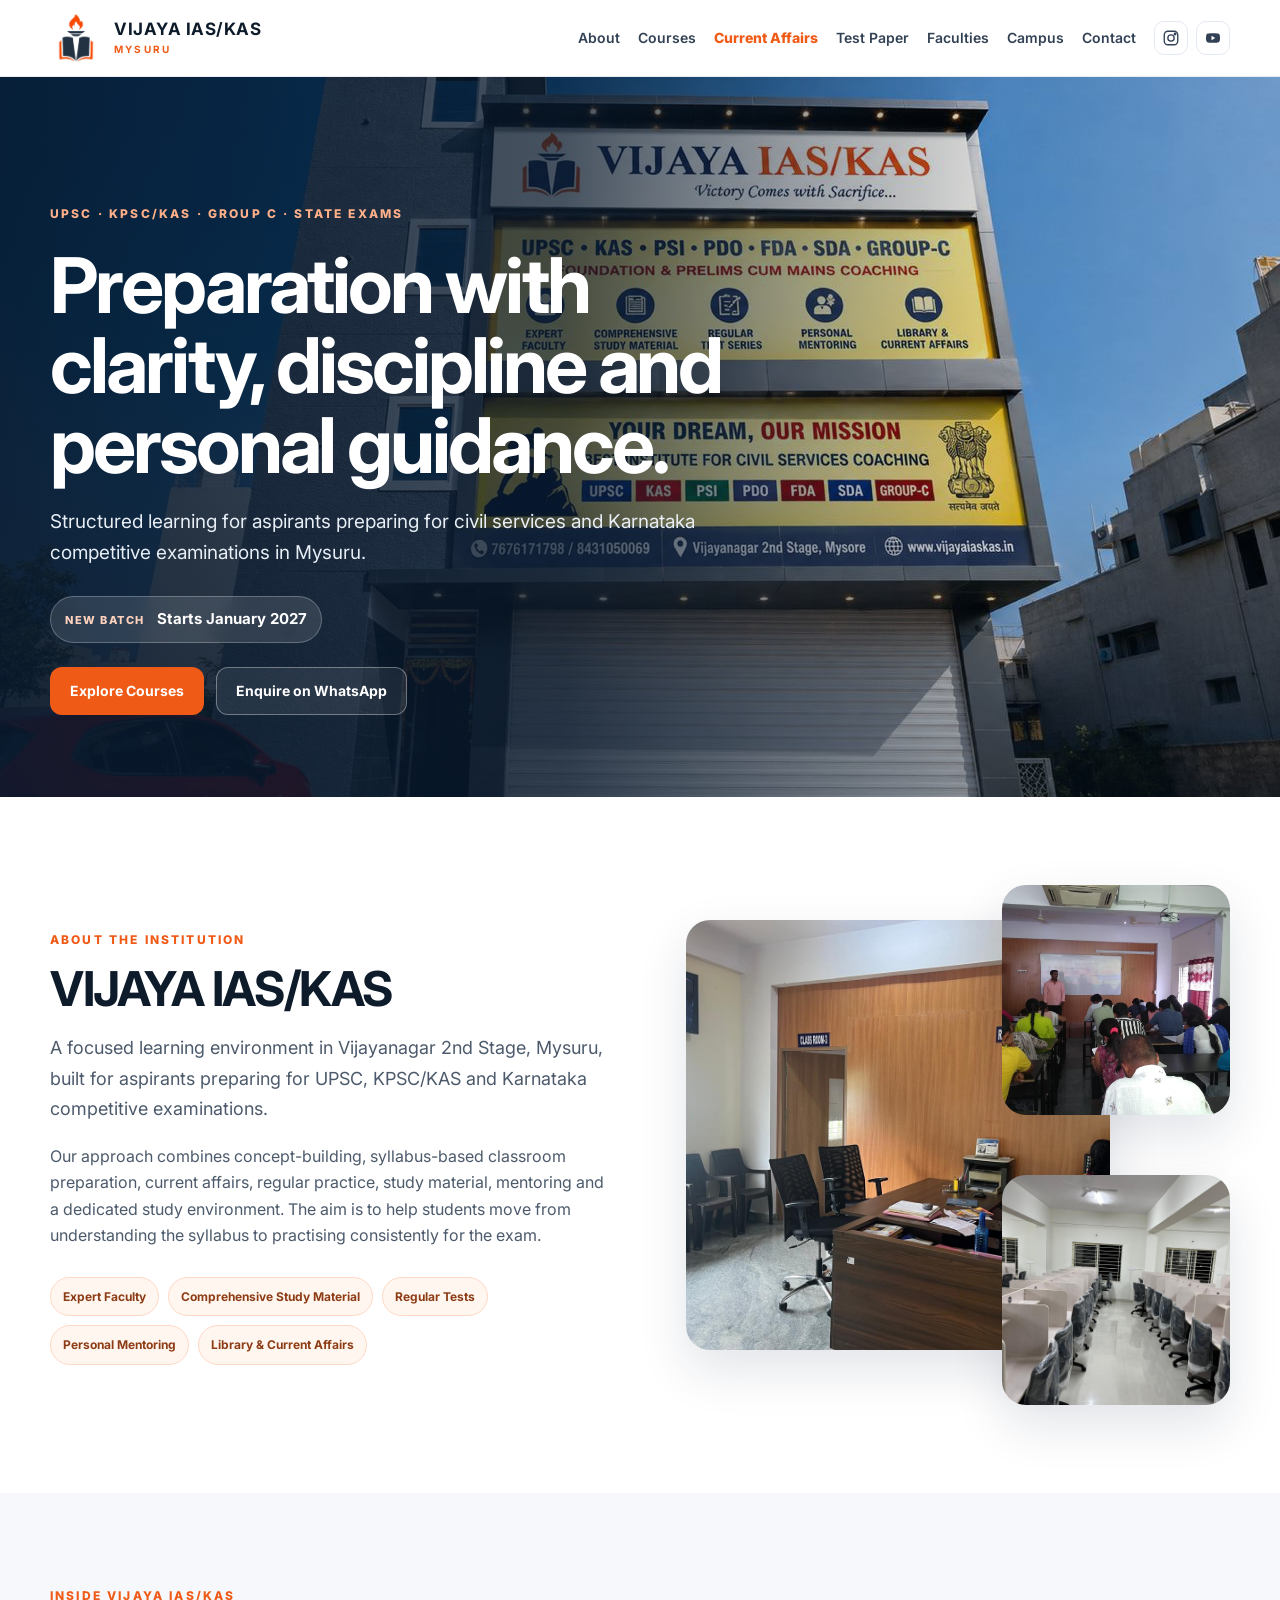
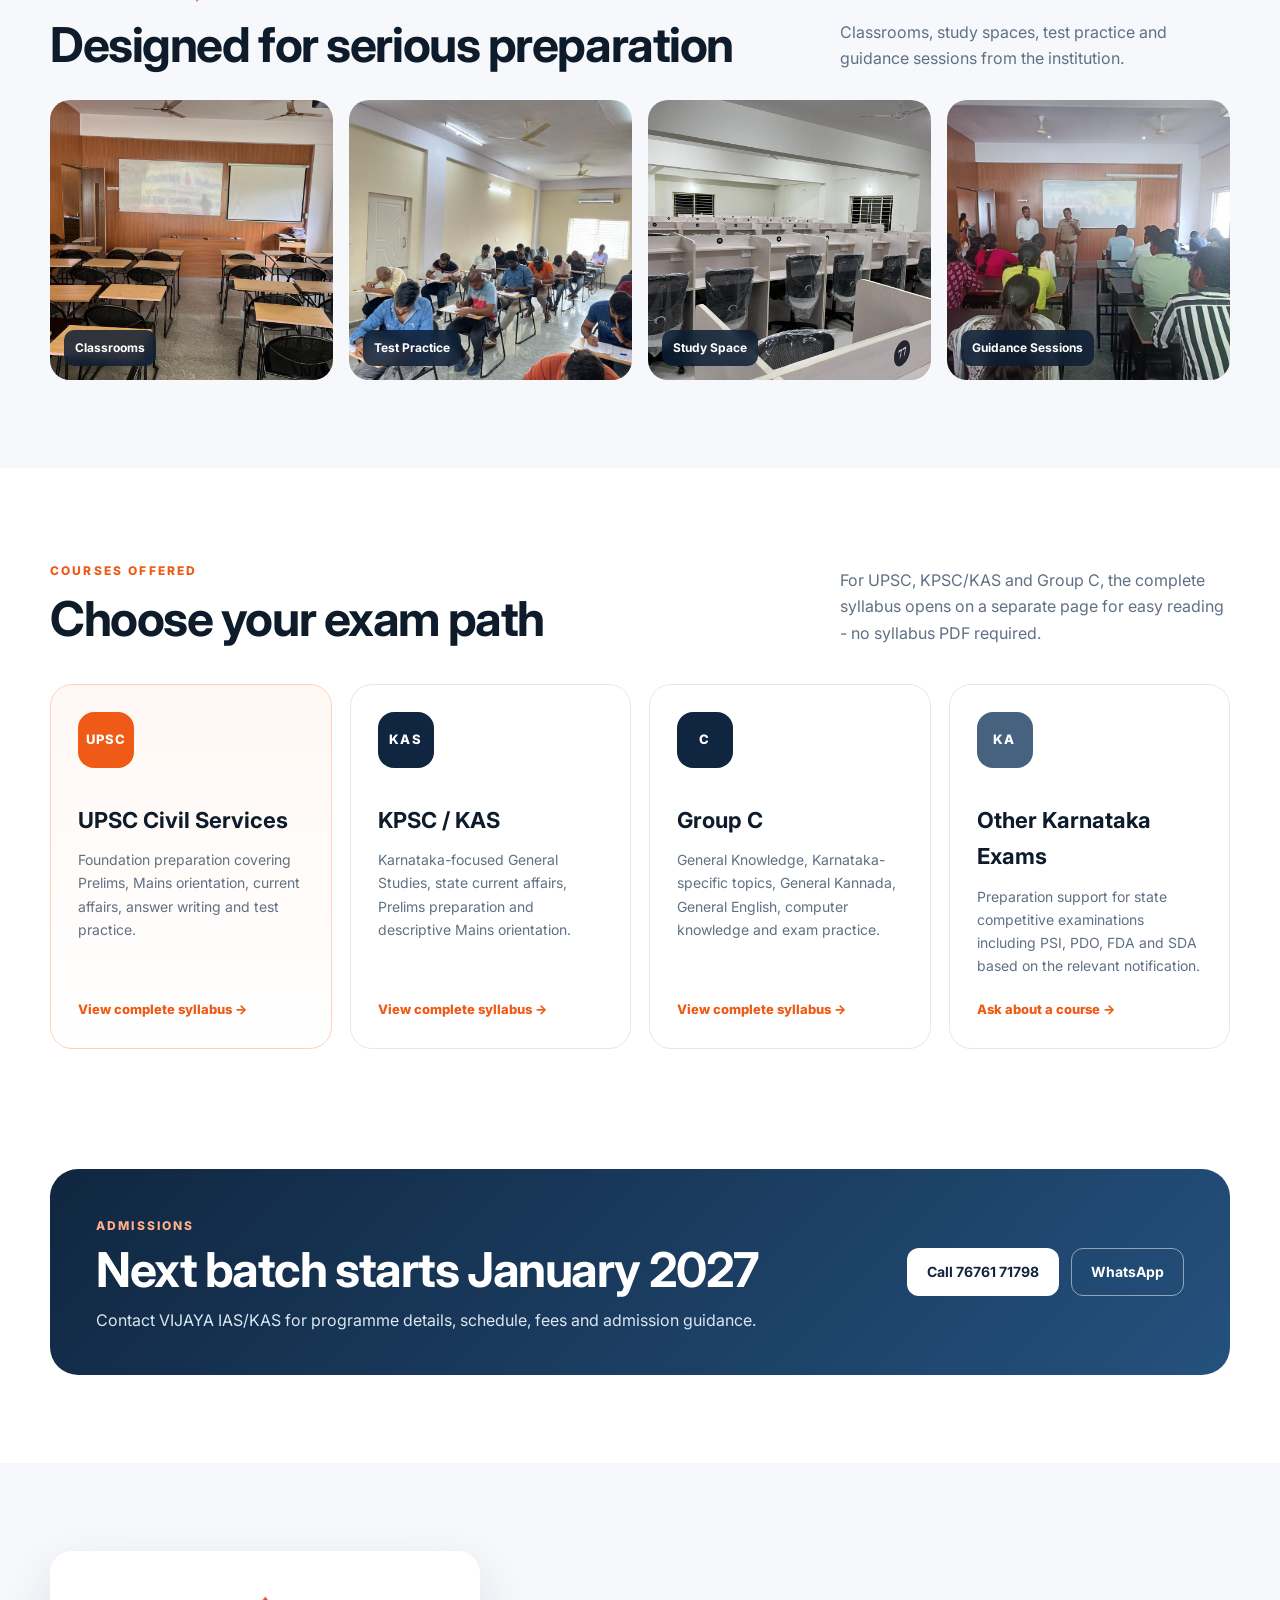
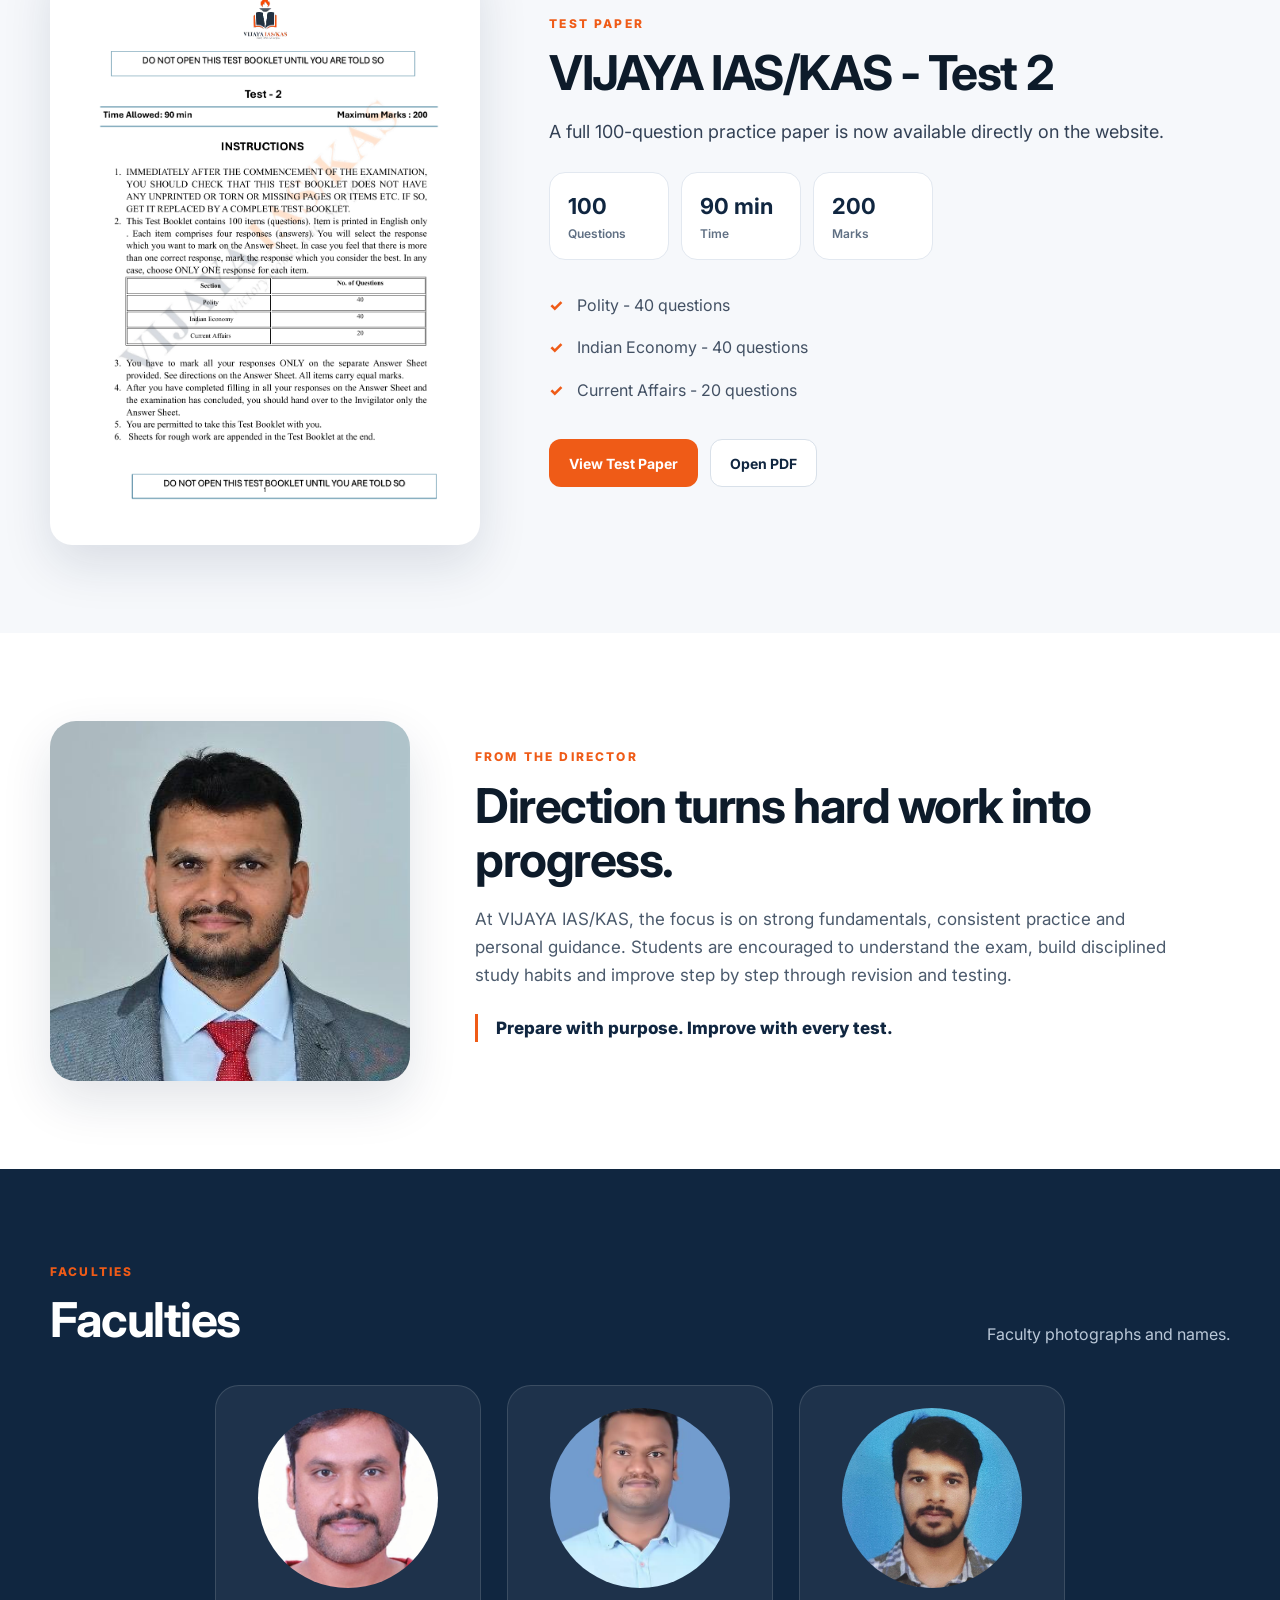
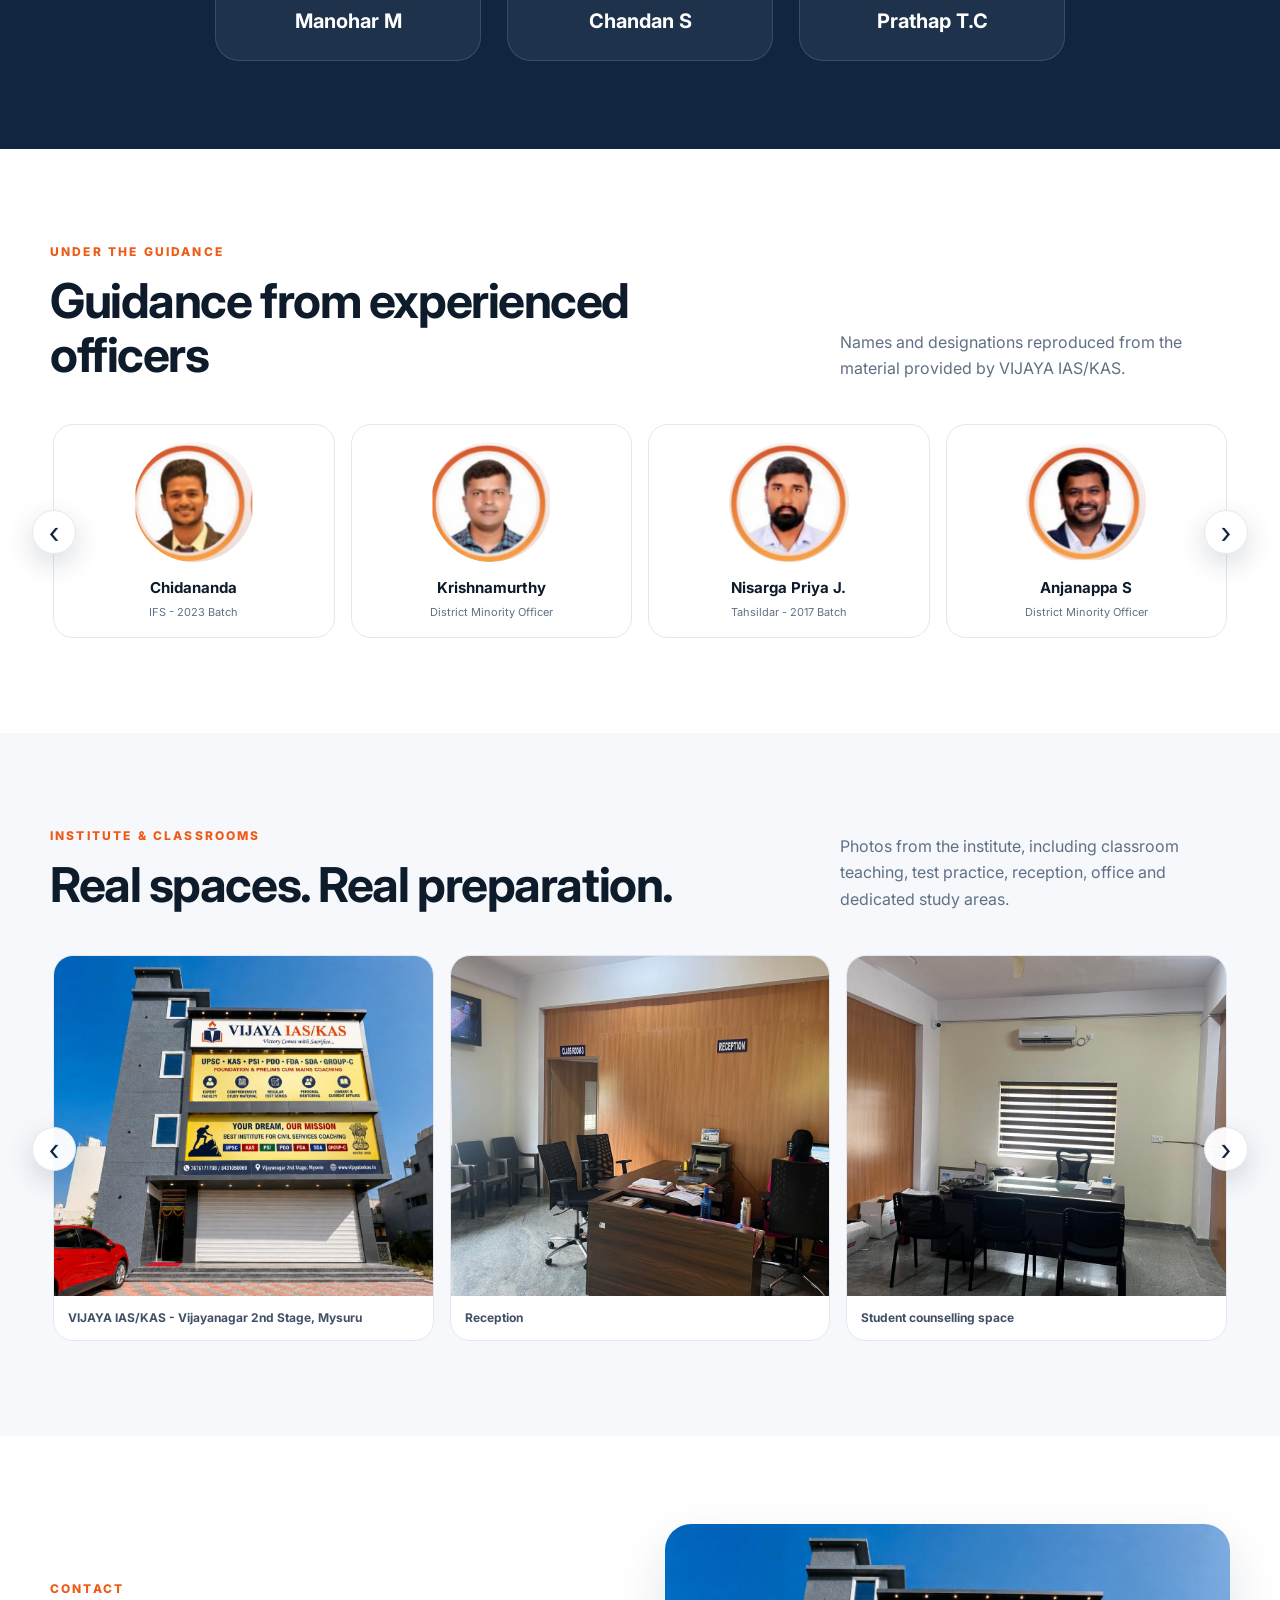
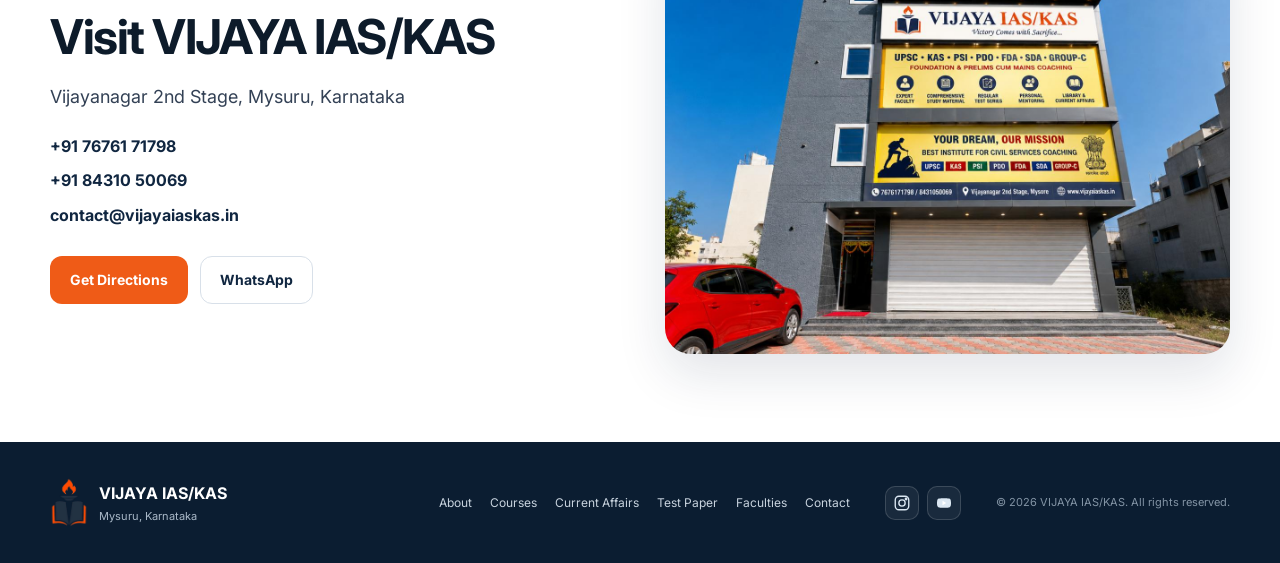
<file: index.html>
<!doctype html>
<html lang="en">
<head>
  <meta charset="utf-8">
  <meta name="viewport" content="width=device-width, initial-scale=1">
  <meta name="description" content="VIJAYA IAS/KAS, Mysuru - UPSC, KPSC/KAS, Group C and Karnataka competitive exam preparation with mentoring, current affairs, study material and test practice.">
  <meta name="theme-color" content="#0f2340">
  <title>VIJAYA IAS/KAS | Mysuru</title>
  <link rel="icon" type="image/png" href="assets/logo-header.png">
  <link rel="preconnect" href="https://fonts.googleapis.com">
  <link rel="preconnect" href="https://fonts.gstatic.com" crossorigin>
  <link href="https://fonts.googleapis.com/css2?family=Inter:wght@400;500;600;700;800&family=Noto+Sans+Kannada:wght@400;500;600;700&display=swap" rel="stylesheet">
  <link rel="stylesheet" href="styles.css">
</head>
<body>
  <a class="skip-link" href="#main">Skip to content</a>

  <header class="site-header" id="top">
    <div class="container nav-wrap">
      <a class="brand" href="#top" aria-label="VIJAYA IAS KAS home">
        <img src="assets/logo-header.png" alt="VIJAYA IAS/KAS emblem">
        <div><strong>VIJAYA IAS/KAS</strong><span>MYSURU</span></div>
      </a>
      <button class="menu-btn" aria-expanded="false" aria-controls="site-nav" aria-label="Open menu">☰</button>
      <nav id="site-nav" class="site-nav" aria-label="Primary navigation">
        <a href="#about">About</a>
        <a href="#courses">Courses</a>
        <a class="nav-current-affairs" href="https://drive.google.com/file/d/1C6-yjNeWE69PkEsTYr9myXgOf6hBGHqa/view?usp=drive_link" target="_blank" rel="noopener">Current Affairs</a>
        <a href="#test-paper">Test Paper</a>
        <a href="#mentors">Faculties</a>
        <a href="#campus">Campus</a>
        <a href="#contact">Contact</a>
        <span class="nav-socials" aria-label="Social media">
          <a class="social-icon" href="https://www.instagram.com/vijaya_ias_kas/" target="_blank" rel="noopener" aria-label="VIJAYA IAS/KAS on Instagram" title="Instagram">
            <svg viewBox="0 0 24 24" aria-hidden="true"><rect x="3" y="3" width="18" height="18" rx="5"></rect><circle cx="12" cy="12" r="4.2"></circle><circle cx="17.4" cy="6.7" r="1"></circle></svg>
          </a>
          <a class="social-icon" href="https://www.youtube.com/@user-VIJAYA123" target="_blank" rel="noopener" aria-label="VIJAYA IAS/KAS on YouTube" title="YouTube">
            <svg viewBox="0 0 24 24" aria-hidden="true"><path d="M21 8.2a3 3 0 0 0-2.1-2.1C17 5.6 12 5.6 12 5.6s-5 0-6.9.5A3 3 0 0 0 3 8.2 31 31 0 0 0 2.6 12 31 31 0 0 0 3 15.8a3 3 0 0 0 2.1 2.1c1.9.5 6.9.5 6.9.5s5 0 6.9-.5a3 3 0 0 0 2.1-2.1 31 31 0 0 0 .4-3.8 31 31 0 0 0-.4-3.8Z"></path><path class="play" d="m10 9 5 3-5 3Z"></path></svg>
          </a>
        </span>
      </nav>
    </div>
  </header>

  <main id="main">
    <section class="hero-photo">
      <img class="hero-bg" src="assets/campus/building.jpeg" alt="VIJAYA IAS/KAS institute building in Mysuru">
      <div class="hero-overlay"></div>
      <div class="container hero-content">
        <div class="hero-copy">
          <span class="eyebrow light-eyebrow">UPSC · KPSC/KAS · GROUP C · STATE EXAMS</span>
          <h1>Preparation with clarity, discipline and personal guidance.</h1>
          <p>Structured learning for aspirants preparing for civil services and Karnataka competitive examinations in Mysuru.</p>
          <div class="batch-banner"><span>NEW BATCH</span><strong>Starts January 2027</strong></div>
          <div class="hero-actions">
            <a class="btn btn-primary" href="#courses">Explore Courses</a>
            <a class="btn btn-glass" href="https://wa.me/917676171798" target="_blank" rel="noopener">Enquire on WhatsApp</a>
          </div>
        </div>
      </div>
    </section>

    <section id="about" class="section">
      <div class="container about-grid">
        <div>
          <span class="eyebrow">ABOUT THE INSTITUTION</span>
          <h2>VIJAYA IAS/KAS</h2>
          <p class="lead-small">A focused learning environment in Vijayanagar 2nd Stage, Mysuru, built for aspirants preparing for UPSC, KPSC/KAS and Karnataka competitive examinations.</p>
          <p>Our approach combines concept-building, syllabus-based classroom preparation, current affairs, regular practice, study material, mentoring and a dedicated study environment. The aim is to help students move from understanding the syllabus to practising consistently for the exam.</p>
          <div class="value-row">
            <span>Expert Faculty</span><span>Comprehensive Study Material</span><span>Regular Tests</span><span>Personal Mentoring</span><span>Library & Current Affairs</span>
          </div>
        </div>
        <div class="about-photo-stack" aria-label="Institute photographs">
          <img class="photo-main" src="assets/campus/reception.jpeg" alt="Reception area at VIJAYA IAS/KAS">
          <img class="photo-small top" src="assets/campus/classroom-teaching.jpeg" alt="Classroom teaching session">
          <img class="photo-small bottom" src="assets/campus/library-2.jpeg" alt="Dedicated study space">
        </div>
      </div>
    </section>

    <section class="section section-soft institution-strip">
      <div class="container">
        <div class="section-head compact-head">
          <div><span class="eyebrow">INSIDE VIJAYA IAS/KAS</span><h2>Designed for serious preparation</h2></div>
          <p>Classrooms, study spaces, test practice and guidance sessions from the institution.</p>
        </div>
        <div class="photo-strip">
          <figure><img src="assets/campus/classroom-empty.jpeg" alt="Classroom at VIJAYA IAS/KAS"><figcaption>Classrooms</figcaption></figure>
          <figure><img src="assets/campus/test-session.jpeg" alt="Students writing a test"><figcaption>Test Practice</figcaption></figure>
          <figure><img src="assets/campus/library-1.jpeg" alt="Individual study cubicles"><figcaption>Study Space</figcaption></figure>
          <figure><img src="assets/campus/guidance-session.jpeg" alt="Guidance session with students"><figcaption>Guidance Sessions</figcaption></figure>
        </div>
      </div>
    </section>

    <section id="courses" class="section">
      <div class="container">
        <div class="section-head">
          <div><span class="eyebrow">COURSES OFFERED</span><h2>Choose your exam path</h2></div>
          <p>For UPSC, KPSC/KAS and Group C, the complete syllabus opens on a separate page for easy reading - no syllabus PDF required.</p>
        </div>
        <div class="course-grid">
          <article class="course-card primary-course">
            <div class="course-icon">UPSC</div><h3>UPSC Civil Services</h3>
            <p>Foundation preparation covering Prelims, Mains orientation, current affairs, answer writing and test practice.</p>
            <a class="text-link" href="upsc-syllabus.html">View complete syllabus →</a>
          </article>
          <article class="course-card">
            <div class="course-icon">KAS</div><h3>KPSC / KAS</h3>
            <p>Karnataka-focused General Studies, state current affairs, Prelims preparation and descriptive Mains orientation.</p>
            <a class="text-link" href="kpsc-syllabus.html">View complete syllabus →</a>
          </article>
          <article class="course-card">
            <div class="course-icon">C</div><h3>Group C</h3>
            <p>General Knowledge, Karnataka-specific topics, General Kannada, General English, computer knowledge and exam practice.</p>
            <a class="text-link" href="group-c-syllabus.html">View complete syllabus →</a>
          </article>
          <article class="course-card state-card">
            <div class="course-icon">KA</div><h3>Other Karnataka Exams</h3>
            <p>Preparation support for state competitive examinations including PSI, PDO, FDA and SDA based on the relevant notification.</p>
            <a class="text-link" href="#contact">Ask about a course →</a>
          </article>
        </div>
      </div>
    </section>

    <section class="section batch-section">
      <div class="container batch-card">
        <div><span class="eyebrow light-eyebrow">ADMISSIONS</span><h2>Next batch starts January 2027</h2><p>Contact VIJAYA IAS/KAS for programme details, schedule, fees and admission guidance.</p></div>
        <div class="batch-actions"><a class="btn btn-white" href="tel:+917676171798">Call 76761 71798</a><a class="btn btn-outline-white" href="https://wa.me/917676171798" target="_blank" rel="noopener">WhatsApp</a></div>
      </div>
    </section>

    <section id="test-paper" class="section section-soft">
      <div class="container test-paper-grid">
        <div class="test-cover-wrap"><img src="assets/test-2-cover.png" alt="Cover page of VIJAYA IAS/KAS Test 2"></div>
        <div>
          <span class="eyebrow">TEST PAPER</span>
          <h2>VIJAYA IAS/KAS - Test 2</h2>
          <p class="lead-small">A full 100-question practice paper is now available directly on the website.</p>
          <div class="test-facts">
            <div><strong>100</strong><span>Questions</span></div>
            <div><strong>90 min</strong><span>Time</span></div>
            <div><strong>200</strong><span>Marks</span></div>
          </div>
          <ul class="check-list">
            <li>Polity - 40 questions</li>
            <li>Indian Economy - 40 questions</li>
            <li>Current Affairs - 20 questions</li>
          </ul>
          <div class="inline-actions"><a class="btn btn-primary" href="test-paper.html">View Test Paper</a><a class="btn btn-secondary" href="docs/Vijaya-IAS-Test-2.pdf" target="_blank" rel="noopener">Open PDF</a></div>
        </div>
      </div>
    </section>

    <section id="director" class="section">
      <div class="container director-grid">
        <div class="director-photo"><img src="assets/director.jpeg" alt="Director of VIJAYA IAS/KAS"></div>
        <div class="director-message">
          <span class="eyebrow">FROM THE DIRECTOR</span>
          <h2>Direction turns hard work into progress.</h2>
          <p>At VIJAYA IAS/KAS, the focus is on strong fundamentals, consistent practice and personal guidance. Students are encouraged to understand the exam, build disciplined study habits and improve step by step through revision and testing.</p>
          <p class="director-signoff">Prepare with purpose. Improve with every test.</p>
        </div>
      </div>
    </section>

    <section id="mentors" class="section section-dark">
      <div class="container">
        <div class="section-head light">
          <div><span class="eyebrow">FACULTIES</span><h2>Faculties</h2></div>
          <p>Faculty photographs and names.</p>
        </div>
        <div class="mentor-grid">
          <article class="mentor-card"><img src="assets/mentors/Manohar M.jpeg" alt="Manohar M"><h3>Manohar M</h3></article>
          <article class="mentor-card"><img src="assets/mentors/Chandan S.jpeg" alt="Chandan S"><h3>Chandan S</h3></article>
          <article class="mentor-card"><img src="assets/mentors/Prathap T.C.jpeg" alt="Prathap T.C"><h3>Prathap T.C</h3></article>
        </div>
      </div>
    </section>

    <section id="guidance" class="section">
      <div class="container">
        <div class="section-head">
          <div><span class="eyebrow">UNDER THE GUIDANCE</span><h2>Guidance from experienced officers</h2></div>
          <p>Names and designations reproduced from the material provided by VIJAYA IAS/KAS.</p>
        </div>
        <div class="carousel" data-carousel="guidance">
          <button class="carousel-btn prev" type="button" aria-label="Previous guidance profile">‹</button>
          <div class="carousel-viewport">
            <div class="carousel-track guidance-carousel-track">
              <article class="guidance-card carousel-item"><img src="assets/guidance/guidance-chidananda.jpg" alt="Chidananda"><h3>Chidananda</h3><p>IFS - 2023 Batch</p></article>
              <article class="guidance-card carousel-item"><img src="assets/guidance/guidance-krishnamurthy.jpg" alt="Krishnamurthy"><h3>Krishnamurthy</h3><p>District Minority Officer</p></article>
              <article class="guidance-card carousel-item"><img src="assets/guidance/guidance-nisarga-priya.jpg" alt="Nisarga Priya J"><h3>Nisarga Priya J.</h3><p>Tahsildar - 2017 Batch</p></article>
              <article class="guidance-card carousel-item"><img src="assets/guidance/guidance-anjanappa-s.jpg" alt="Anjanappa S"><h3>Anjanappa S</h3><p>District Minority Officer</p></article>
              <article class="guidance-card carousel-item"><img src="assets/guidance/guidance-arjun-adnoor.jpg" alt="Arjun Adnoor"><h3>Arjun Adnoor</h3><p>Assistant Commandant</p></article>
              <article class="guidance-card carousel-item"><img src="assets/guidance/guidance-harshitha-cs.jpg" alt="Harshitha C S"><h3>Harshitha C. S</h3><p>Assistant Electrical Inspector</p></article>
            </div>
          </div>
          <button class="carousel-btn next" type="button" aria-label="Next guidance profile">›</button>
        </div>
      </div>
    </section>

    <section id="campus" class="section section-soft">
      <div class="container">
        <div class="section-head">
          <div><span class="eyebrow">INSTITUTE & CLASSROOMS</span><h2>Real spaces. Real preparation.</h2></div>
          <p>Photos from the institute, including classroom teaching, test practice, reception, office and dedicated study areas.</p>
        </div>
        <div class="carousel campus-carousel" data-carousel="campus">
          <button class="carousel-btn prev" type="button" aria-label="Previous institute photo">‹</button>
          <div class="carousel-viewport">
            <div class="carousel-track campus-carousel-track">
              <figure class="campus-card carousel-item"><img src="assets/campus/building.jpeg" alt="VIJAYA IAS/KAS building"><figcaption>VIJAYA IAS/KAS - Vijayanagar 2nd Stage, Mysuru</figcaption></figure>
              <figure class="campus-card carousel-item"><img src="assets/campus/reception.jpeg" alt="Reception"><figcaption>Reception</figcaption></figure>
              <figure class="campus-card carousel-item"><img src="assets/campus/office.jpeg" alt="Office"><figcaption>Student counselling space</figcaption></figure>
              <figure class="campus-card carousel-item"><img src="assets/campus/classroom-teaching.jpeg" alt="Classroom teaching"><figcaption>Classroom teaching</figcaption></figure>
              <figure class="campus-card carousel-item"><img src="assets/campus/guidance-session.jpeg" alt="Guidance session"><figcaption>Guidance session</figcaption></figure>
              <figure class="campus-card carousel-item"><img src="assets/campus/test-session.jpeg" alt="Students writing test"><figcaption>Regular test practice</figcaption></figure>
              <figure class="campus-card carousel-item"><img src="assets/campus/classroom-empty.jpeg" alt="Classroom"><figcaption>Classroom</figcaption></figure>
              <figure class="campus-card carousel-item"><img src="assets/campus/library-1.jpeg" alt="Study cubicles"><figcaption>Library & study space</figcaption></figure>
              <figure class="campus-card carousel-item"><img src="assets/campus/library-2.jpeg" alt="Study hall"><figcaption>Dedicated study hall</figcaption></figure>
            </div>
          </div>
          <button class="carousel-btn next" type="button" aria-label="Next institute photo">›</button>
        </div>
      </div>
    </section>

    <section id="contact" class="section contact-section">
      <div class="container contact-grid">
        <div>
          <span class="eyebrow">CONTACT</span><h2>Visit VIJAYA IAS/KAS</h2>
          <p class="lead-small">Vijayanagar 2nd Stage, Mysuru, Karnataka</p>
          <div class="contact-lines">
            <a href="tel:+917676171798">+91 76761 71798</a>
            <a href="tel:+918431050069">+91 84310 50069</a>
            <a href="mailto:contact@vijayaiaskas.in">contact@vijayaiaskas.in</a>
          </div>
          <div class="inline-actions"><a class="btn btn-primary" href="https://www.google.com/maps/search/?api=1&query=Vijaya+IAS+KAS+Vijayanagar+2nd+Stage+Mysuru" target="_blank" rel="noopener">Get Directions</a><a class="btn btn-secondary" href="https://wa.me/917676171798" target="_blank" rel="noopener">WhatsApp</a></div>
        </div>
        <div class="contact-photo"><img src="assets/campus/building.jpeg" alt="VIJAYA IAS/KAS building"></div>
      </div>
    </section>
  </main>

  <footer class="footer">
    <div class="container footer-grid">
      <div class="footer-brand"><img src="assets/logo-header.png" alt=""><div><strong>VIJAYA IAS/KAS</strong><span>Mysuru, Karnataka</span></div></div>
      <div class="footer-links"><a href="#about">About</a><a href="#courses">Courses</a><a href="https://drive.google.com/file/d/1C6-yjNeWE69PkEsTYr9myXgOf6hBGHqa/view?usp=drive_link" target="_blank" rel="noopener">Current Affairs</a><a href="#test-paper">Test Paper</a><a href="#mentors">Faculties</a><a href="#contact">Contact</a></div>
      <div class="footer-socials" aria-label="VIJAYA IAS/KAS social media">
        <a class="social-icon footer-social-icon" href="https://www.instagram.com/vijaya_ias_kas/" target="_blank" rel="noopener" aria-label="Instagram" title="Instagram">
          <svg viewBox="0 0 24 24" aria-hidden="true"><rect x="3" y="3" width="18" height="18" rx="5"></rect><circle cx="12" cy="12" r="4.2"></circle><circle cx="17.4" cy="6.7" r="1"></circle></svg>
        </a>
        <a class="social-icon footer-social-icon" href="https://www.youtube.com/@user-VIJAYA123" target="_blank" rel="noopener" aria-label="YouTube" title="YouTube">
          <svg viewBox="0 0 24 24" aria-hidden="true"><path d="M21 8.2a3 3 0 0 0-2.1-2.1C17 5.6 12 5.6 12 5.6s-5 0-6.9.5A3 3 0 0 0 3 8.2 31 31 0 0 0 2.6 12 31 31 0 0 0 3 15.8a3 3 0 0 0 2.1 2.1c1.9.5 6.9.5 6.9.5s5 0 6.9-.5a3 3 0 0 0 2.1-2.1 31 31 0 0 0 .4-3.8 31 31 0 0 0-.4-3.8Z"></path><path class="play" d="m10 9 5 3-5 3Z"></path></svg>
        </a>
      </div>
      <div class="footer-copy">© <span id="year"></span> VIJAYA IAS/KAS. All rights reserved.</div>
    </div>
  </footer>

  <script src="script.js"></script>
</body>
</html>
</file>
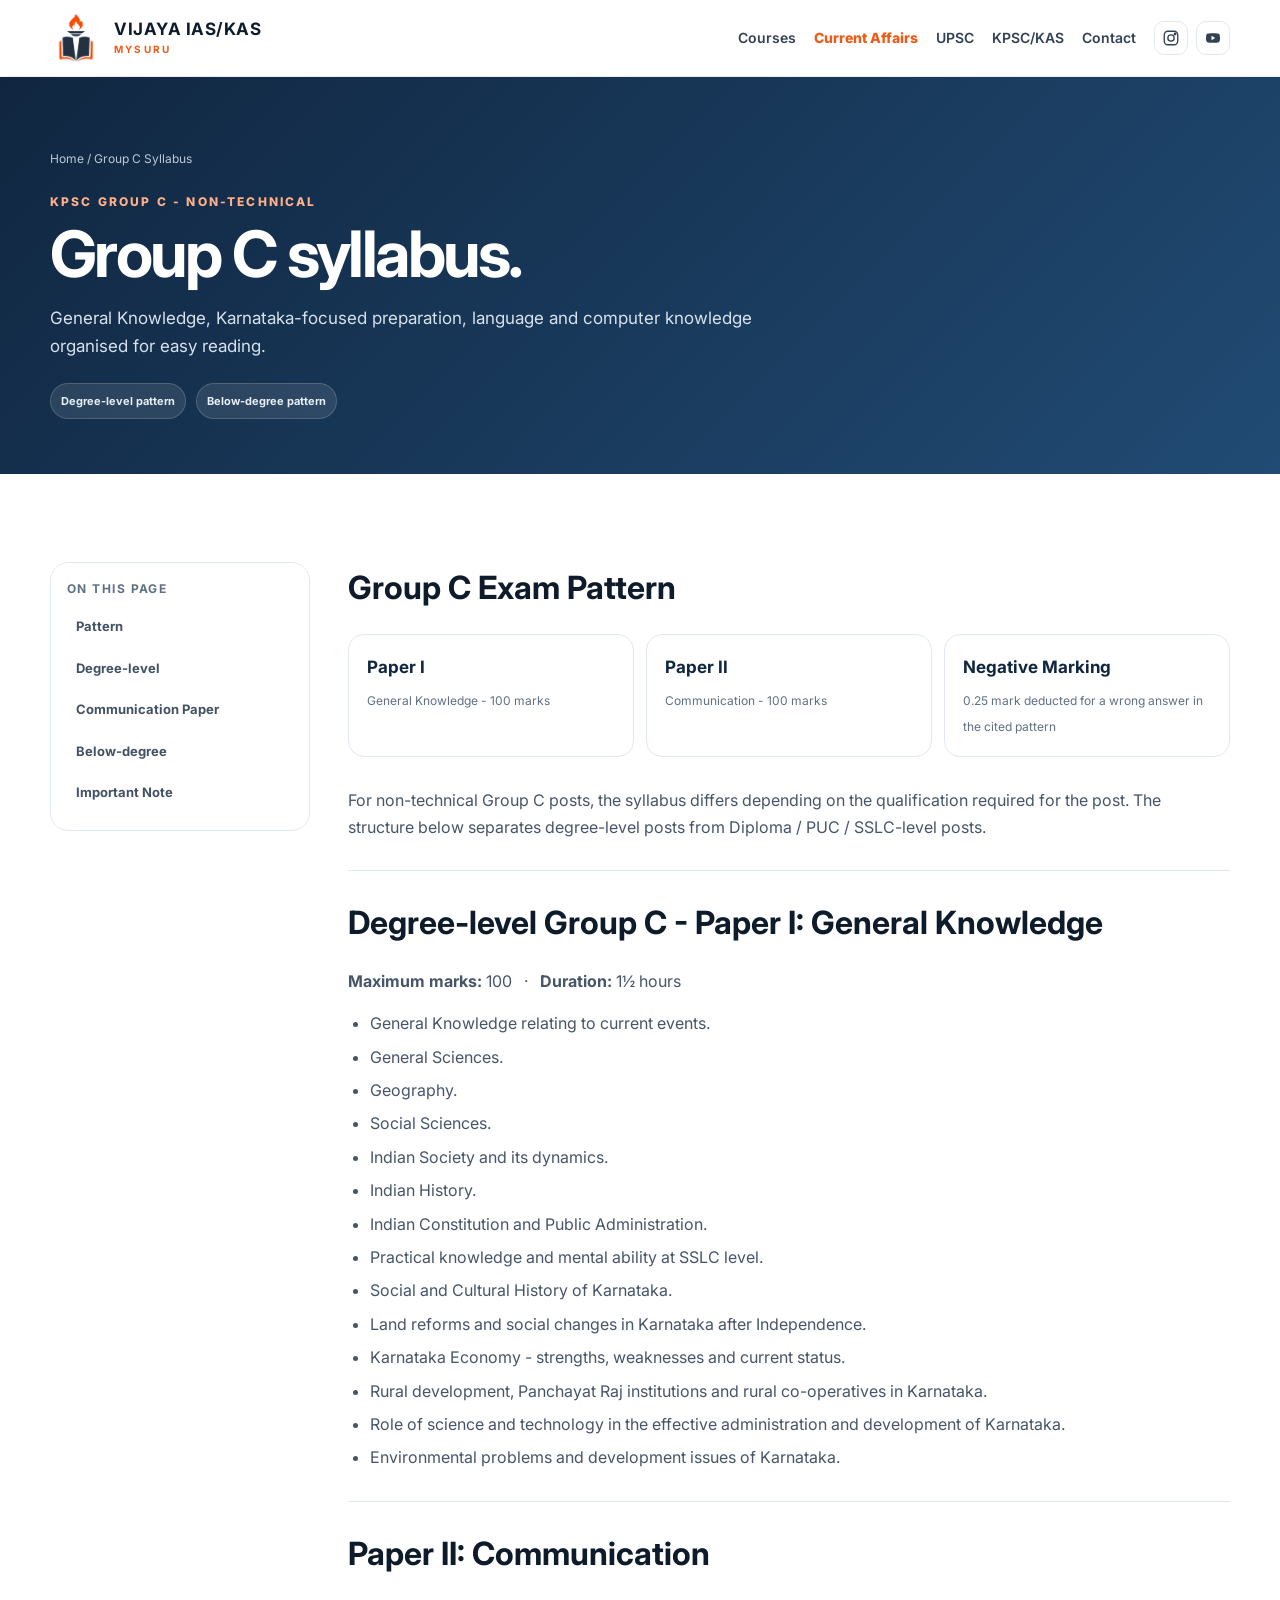
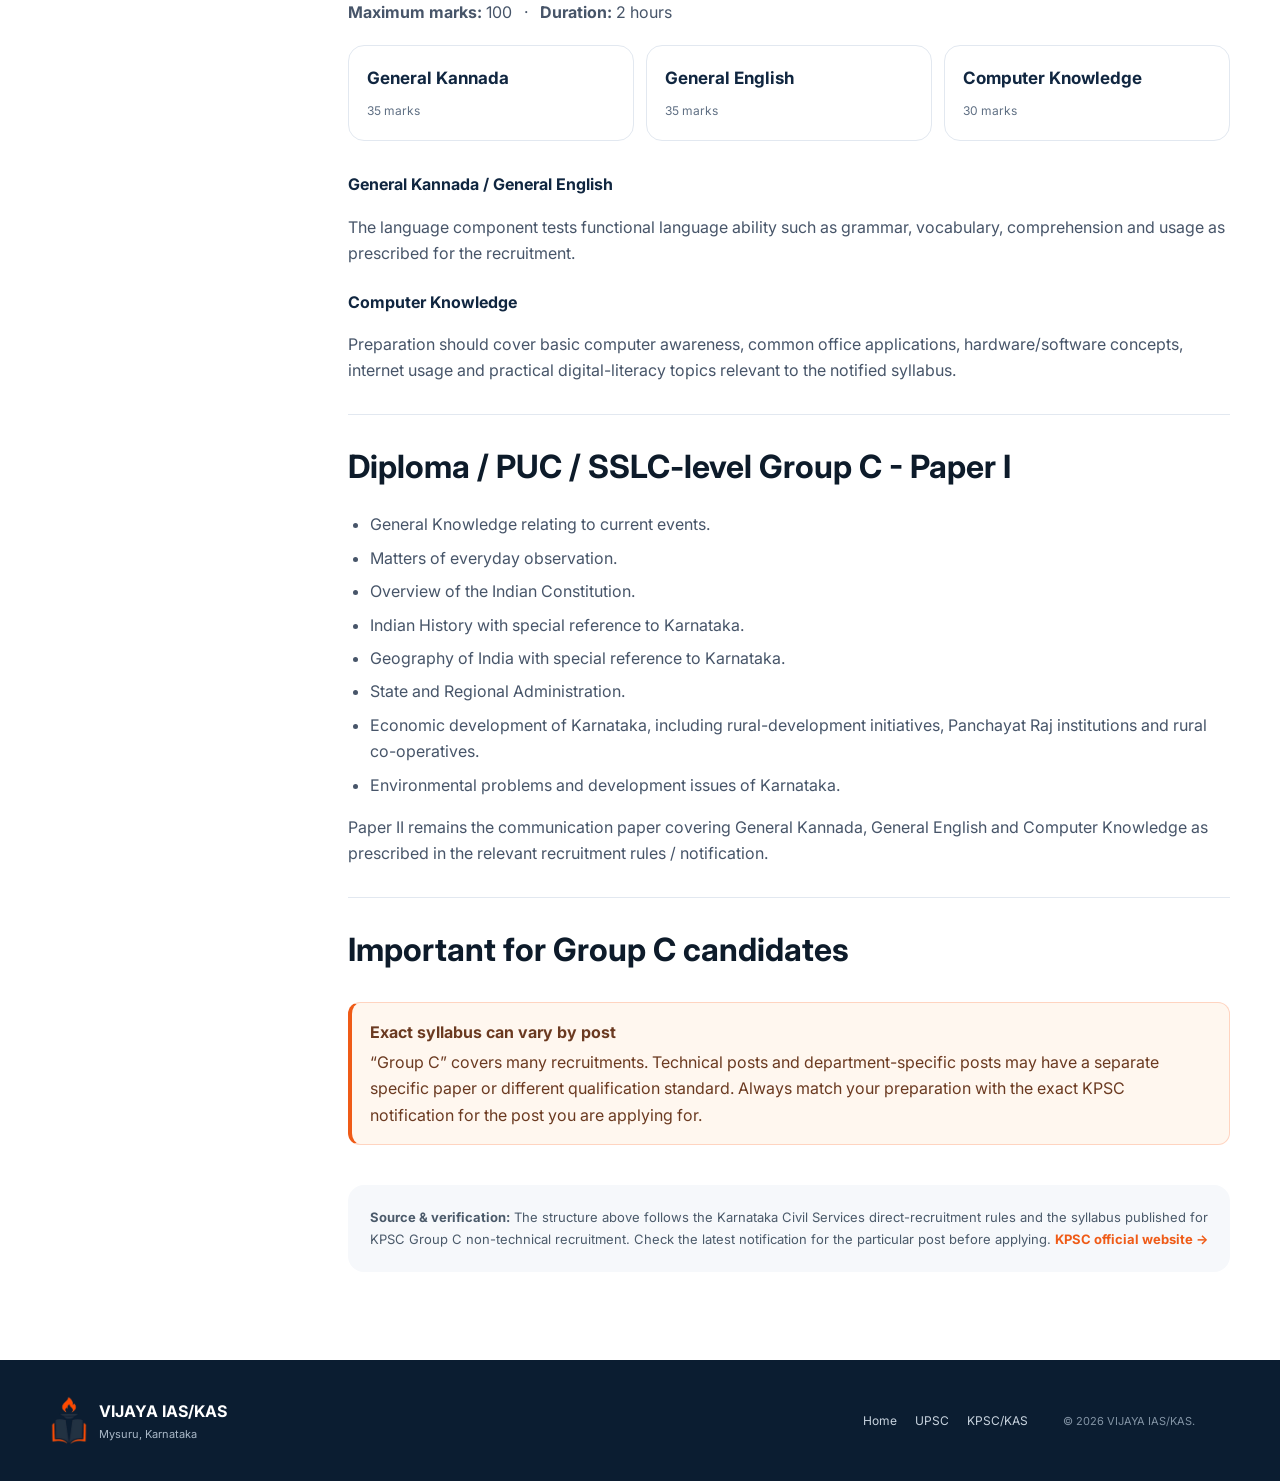
<file: group-c-syllabus.html>
<!doctype html>
<html lang="en">
<head>
  <meta charset="utf-8"><meta name="viewport" content="width=device-width,initial-scale=1">
  <meta name="description" content="KPSC Group C non-technical syllabus - degree and below-degree pattern - VIJAYA IAS/KAS Mysuru.">
  <title>Group C Syllabus | VIJAYA IAS/KAS</title>
  <link rel="icon" href="assets/logo-header.png"><link rel="preconnect" href="https://fonts.googleapis.com"><link rel="preconnect" href="https://fonts.gstatic.com" crossorigin><link href="https://fonts.googleapis.com/css2?family=Inter:wght@400;500;600;700;800&family=Noto+Sans+Kannada:wght@400;500;600;700&display=swap" rel="stylesheet"><link rel="stylesheet" href="styles.css">
</head>
<body>
<header class="site-header"><div class="container nav-wrap"><a class="brand" href="index.html"><img src="assets/logo-header.png" alt="VIJAYA IAS/KAS emblem"><div><strong>VIJAYA IAS/KAS</strong><span>MYSURU</span></div></a><button class="menu-btn" aria-expanded="false" aria-controls="site-nav" aria-label="Open menu">☰</button><nav id="site-nav" class="site-nav"><a href="index.html#courses">Courses</a><a class="nav-current-affairs" href="https://drive.google.com/file/d/1C6-yjNeWE69PkEsTYr9myXgOf6hBGHqa/view?usp=drive_link" target="_blank" rel="noopener">Current Affairs</a><a href="upsc-syllabus.html">UPSC</a><a href="kpsc-syllabus.html">KPSC/KAS</a><a href="index.html#contact">Contact</a><span class="nav-socials" aria-label="Social media"><a class="social-icon" href="https://www.instagram.com/vijaya_ias_kas/" target="_blank" rel="noopener" aria-label="Instagram" title="Instagram"><svg viewBox="0 0 24 24" aria-hidden="true"><rect x="3" y="3" width="18" height="18" rx="5"></rect><circle cx="12" cy="12" r="4.2"></circle><circle cx="17.4" cy="6.7" r="1"></circle></svg></a><a class="social-icon" href="https://www.youtube.com/@user-VIJAYA123" target="_blank" rel="noopener" aria-label="YouTube" title="YouTube"><svg viewBox="0 0 24 24" aria-hidden="true"><path d="M21 8.2a3 3 0 0 0-2.1-2.1C17 5.6 12 5.6 12 5.6s-5 0-6.9.5A3 3 0 0 0 3 8.2 31 31 0 0 0 2.6 12 31 31 0 0 0 3 15.8a3 3 0 0 0 2.1 2.1c1.9.5 6.9.5 6.9.5s5 0 6.9-.5a3 3 0 0 0 2.1-2.1 31 31 0 0 0 .4-3.8 31 31 0 0 0-.4-3.8Z"></path><path class="play" d="m10 9 5 3-5 3Z"></path></svg></a></span></nav></div></header>

<section class="subpage-hero"><div class="container"><div class="breadcrumb"><a href="index.html">Home</a> / Group C Syllabus</div><span class="eyebrow light-eyebrow">KPSC GROUP C - NON-TECHNICAL</span><h1>Group C syllabus.</h1><p>General Knowledge, Karnataka-focused preparation, language and computer knowledge organised for easy reading.</p><div class="syllabus-source"><span class="source-chip">Degree-level pattern</span><span class="source-chip">Below-degree pattern</span></div></div></section>

<main class="section"><div class="container syllabus-layout">
  <aside class="syllabus-nav"><strong>On this page</strong><a href="#pattern">Pattern</a><a href="#degree">Degree-level</a><a href="#paper2">Communication Paper</a><a href="#below-degree">Below-degree</a><a href="#note">Important Note</a></aside>
  <article class="syllabus-content">
    <section id="pattern"><h2>Group C Exam Pattern</h2><div class="exam-pattern"><div class="pattern-card"><strong>Paper I</strong><span>General Knowledge - 100 marks</span></div><div class="pattern-card"><strong>Paper II</strong><span>Communication - 100 marks</span></div><div class="pattern-card"><strong>Negative Marking</strong><span>0.25 mark deducted for a wrong answer in the cited pattern</span></div></div><p>For non-technical Group C posts, the syllabus differs depending on the qualification required for the post. The structure below separates degree-level posts from Diploma / PUC / SSLC-level posts.</p></section>

    <section id="degree" class="syllabus-block"><h2>Degree-level Group C - Paper I: General Knowledge</h2><p><strong>Maximum marks:</strong> 100 &nbsp; · &nbsp; <strong>Duration:</strong> 1½ hours</p><ul><li>General Knowledge relating to current events.</li><li>General Sciences.</li><li>Geography.</li><li>Social Sciences.</li><li>Indian Society and its dynamics.</li><li>Indian History.</li><li>Indian Constitution and Public Administration.</li><li>Practical knowledge and mental ability at SSLC level.</li><li>Social and Cultural History of Karnataka.</li><li>Land reforms and social changes in Karnataka after Independence.</li><li>Karnataka Economy - strengths, weaknesses and current status.</li><li>Rural development, Panchayat Raj institutions and rural co-operatives in Karnataka.</li><li>Role of science and technology in the effective administration and development of Karnataka.</li><li>Environmental problems and development issues of Karnataka.</li></ul></section>

    <section id="paper2" class="syllabus-block"><h2>Paper II: Communication</h2><p><strong>Maximum marks:</strong> 100 &nbsp; · &nbsp; <strong>Duration:</strong> 2 hours</p><div class="exam-pattern"><div class="pattern-card"><strong>General Kannada</strong><span>35 marks</span></div><div class="pattern-card"><strong>General English</strong><span>35 marks</span></div><div class="pattern-card"><strong>Computer Knowledge</strong><span>30 marks</span></div></div><h4>General Kannada / General English</h4><p>The language component tests functional language ability such as grammar, vocabulary, comprehension and usage as prescribed for the recruitment.</p><h4>Computer Knowledge</h4><p>Preparation should cover basic computer awareness, common office applications, hardware/software concepts, internet usage and practical digital-literacy topics relevant to the notified syllabus.</p></section>

    <section id="below-degree" class="syllabus-block"><h2>Diploma / PUC / SSLC-level Group C - Paper I</h2><ul><li>General Knowledge relating to current events.</li><li>Matters of everyday observation.</li><li>Overview of the Indian Constitution.</li><li>Indian History with special reference to Karnataka.</li><li>Geography of India with special reference to Karnataka.</li><li>State and Regional Administration.</li><li>Economic development of Karnataka, including rural-development initiatives, Panchayat Raj institutions and rural co-operatives.</li><li>Environmental problems and development issues of Karnataka.</li></ul><p>Paper II remains the communication paper covering General Kannada, General English and Computer Knowledge as prescribed in the relevant recruitment rules / notification.</p></section>

    <section id="note" class="syllabus-block"><h2>Important for Group C candidates</h2><div class="syllabus-note"><strong>Exact syllabus can vary by post</strong>“Group C” covers many recruitments. Technical posts and department-specific posts may have a separate specific paper or different qualification standard. Always match your preparation with the exact KPSC notification for the post you are applying for.</div></section>

    <div class="source-box"><strong>Source & verification:</strong> The structure above follows the Karnataka Civil Services direct-recruitment rules and the syllabus published for KPSC Group C non-technical recruitment. Check the latest notification for the particular post before applying. <a href="https://kpsc.kar.nic.in/" target="_blank" rel="noopener">KPSC official website →</a></div>
  </article>
</div></main>
<footer class="footer"><div class="container footer-grid"><div class="footer-brand"><img src="assets/logo-header.png" alt=""><div><strong>VIJAYA IAS/KAS</strong><span>Mysuru, Karnataka</span></div></div><div class="footer-links"><a href="index.html">Home</a><a href="upsc-syllabus.html">UPSC</a><a href="kpsc-syllabus.html">KPSC/KAS</a></div><div class="footer-copy">© <span id="year"></span> VIJAYA IAS/KAS.</div></div></footer><script src="script.js"></script>
</body></html>
</file>
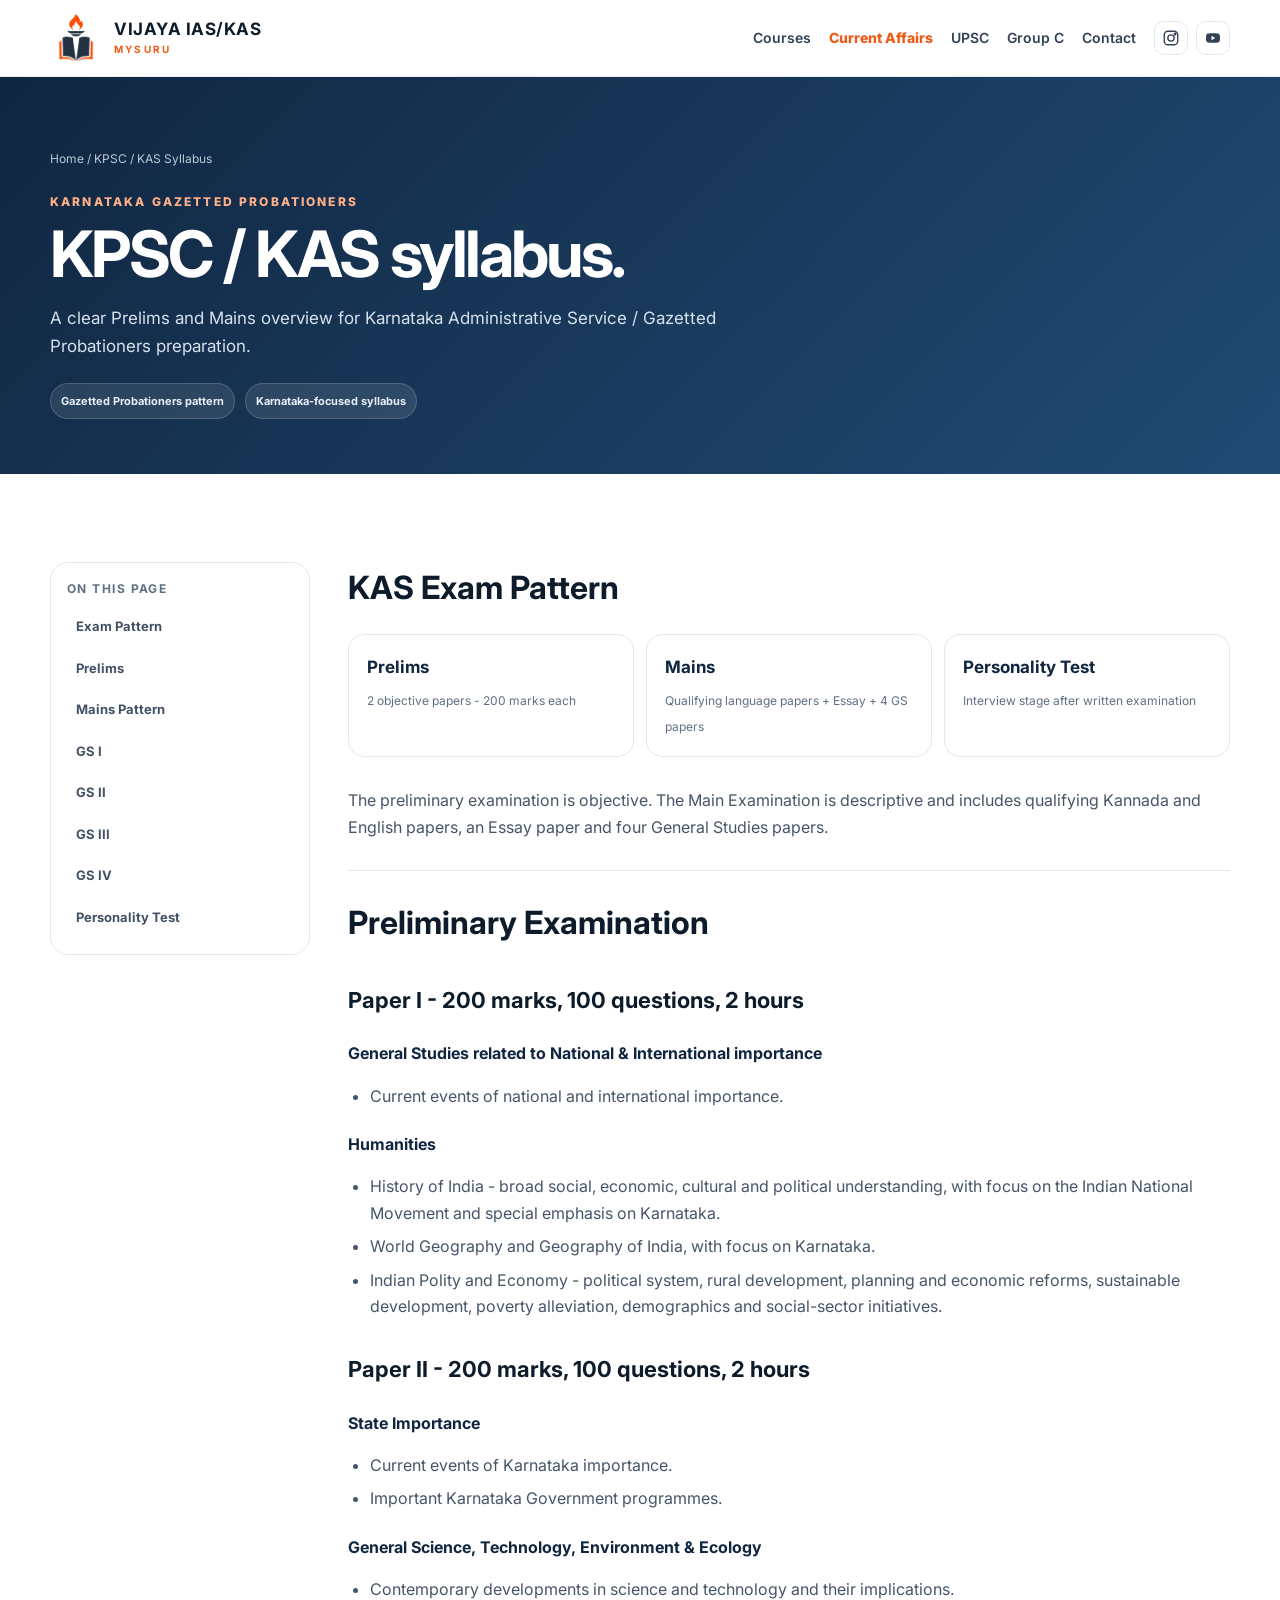
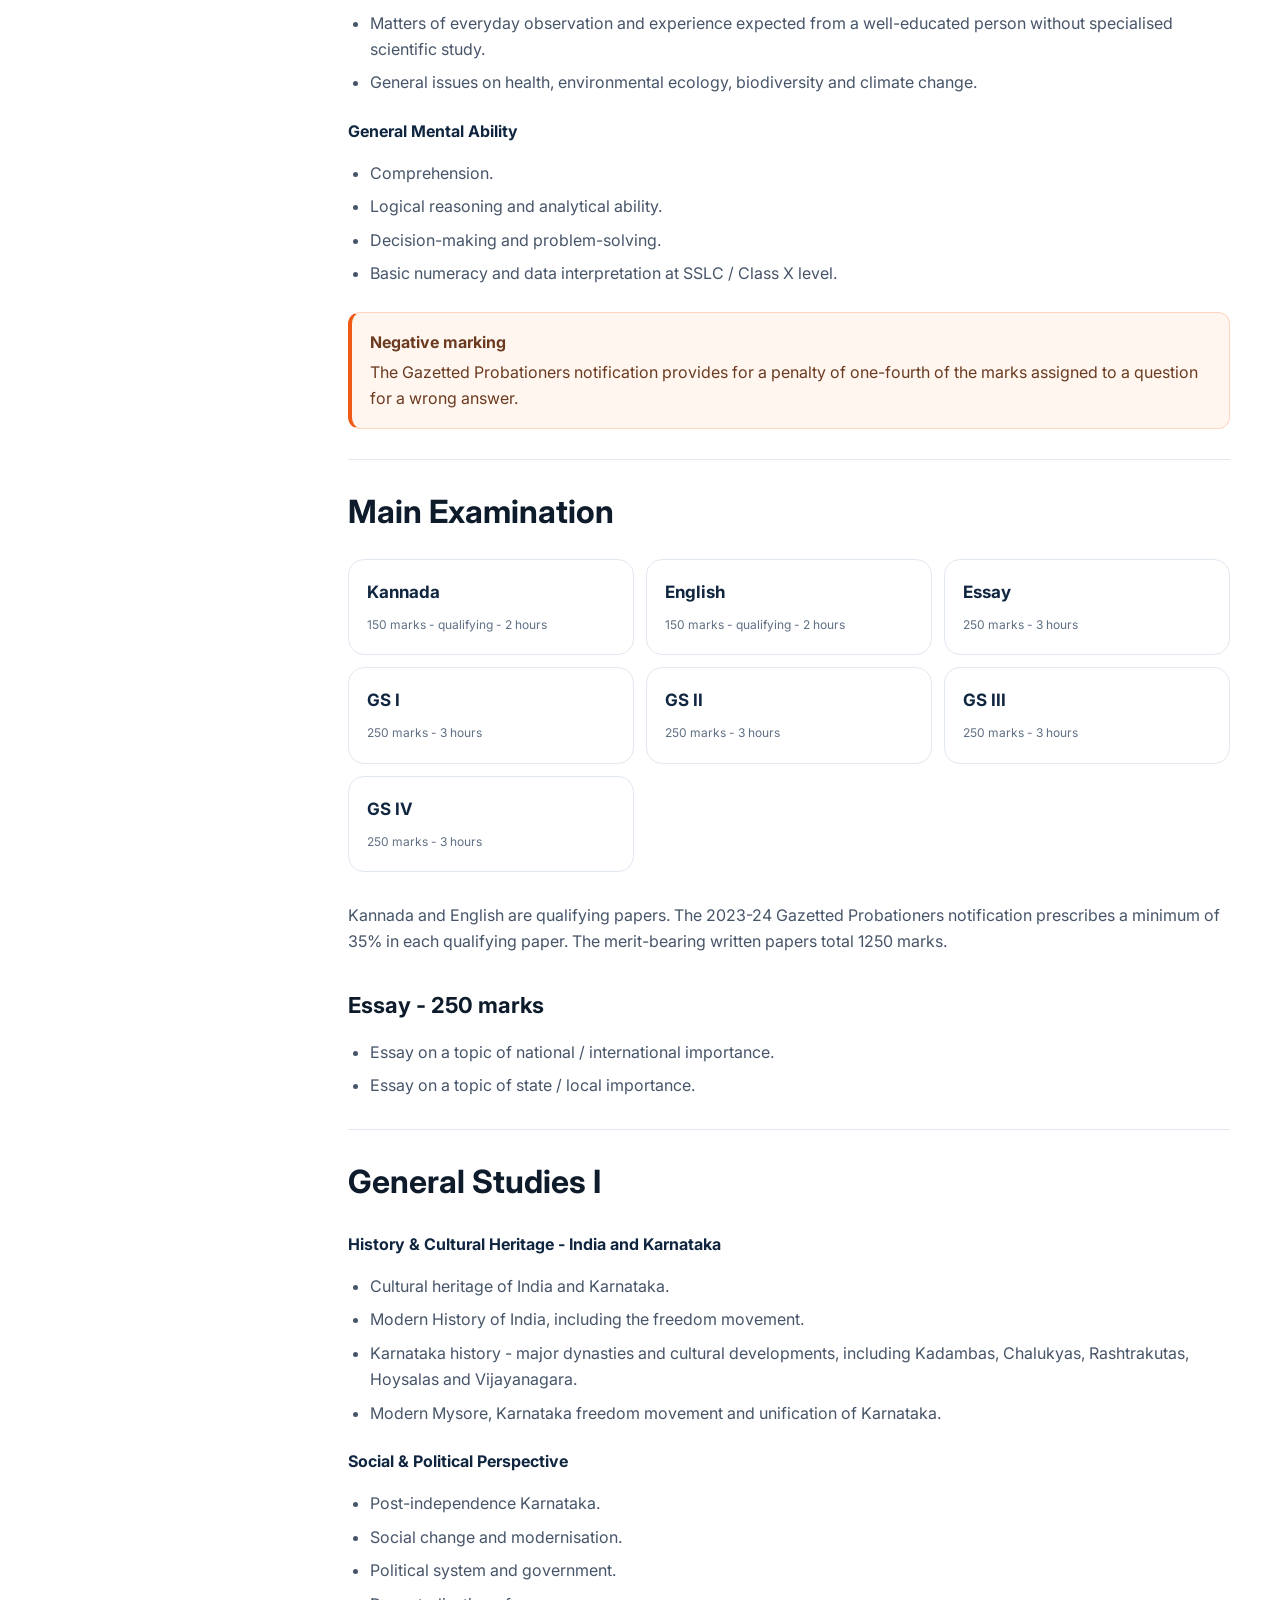
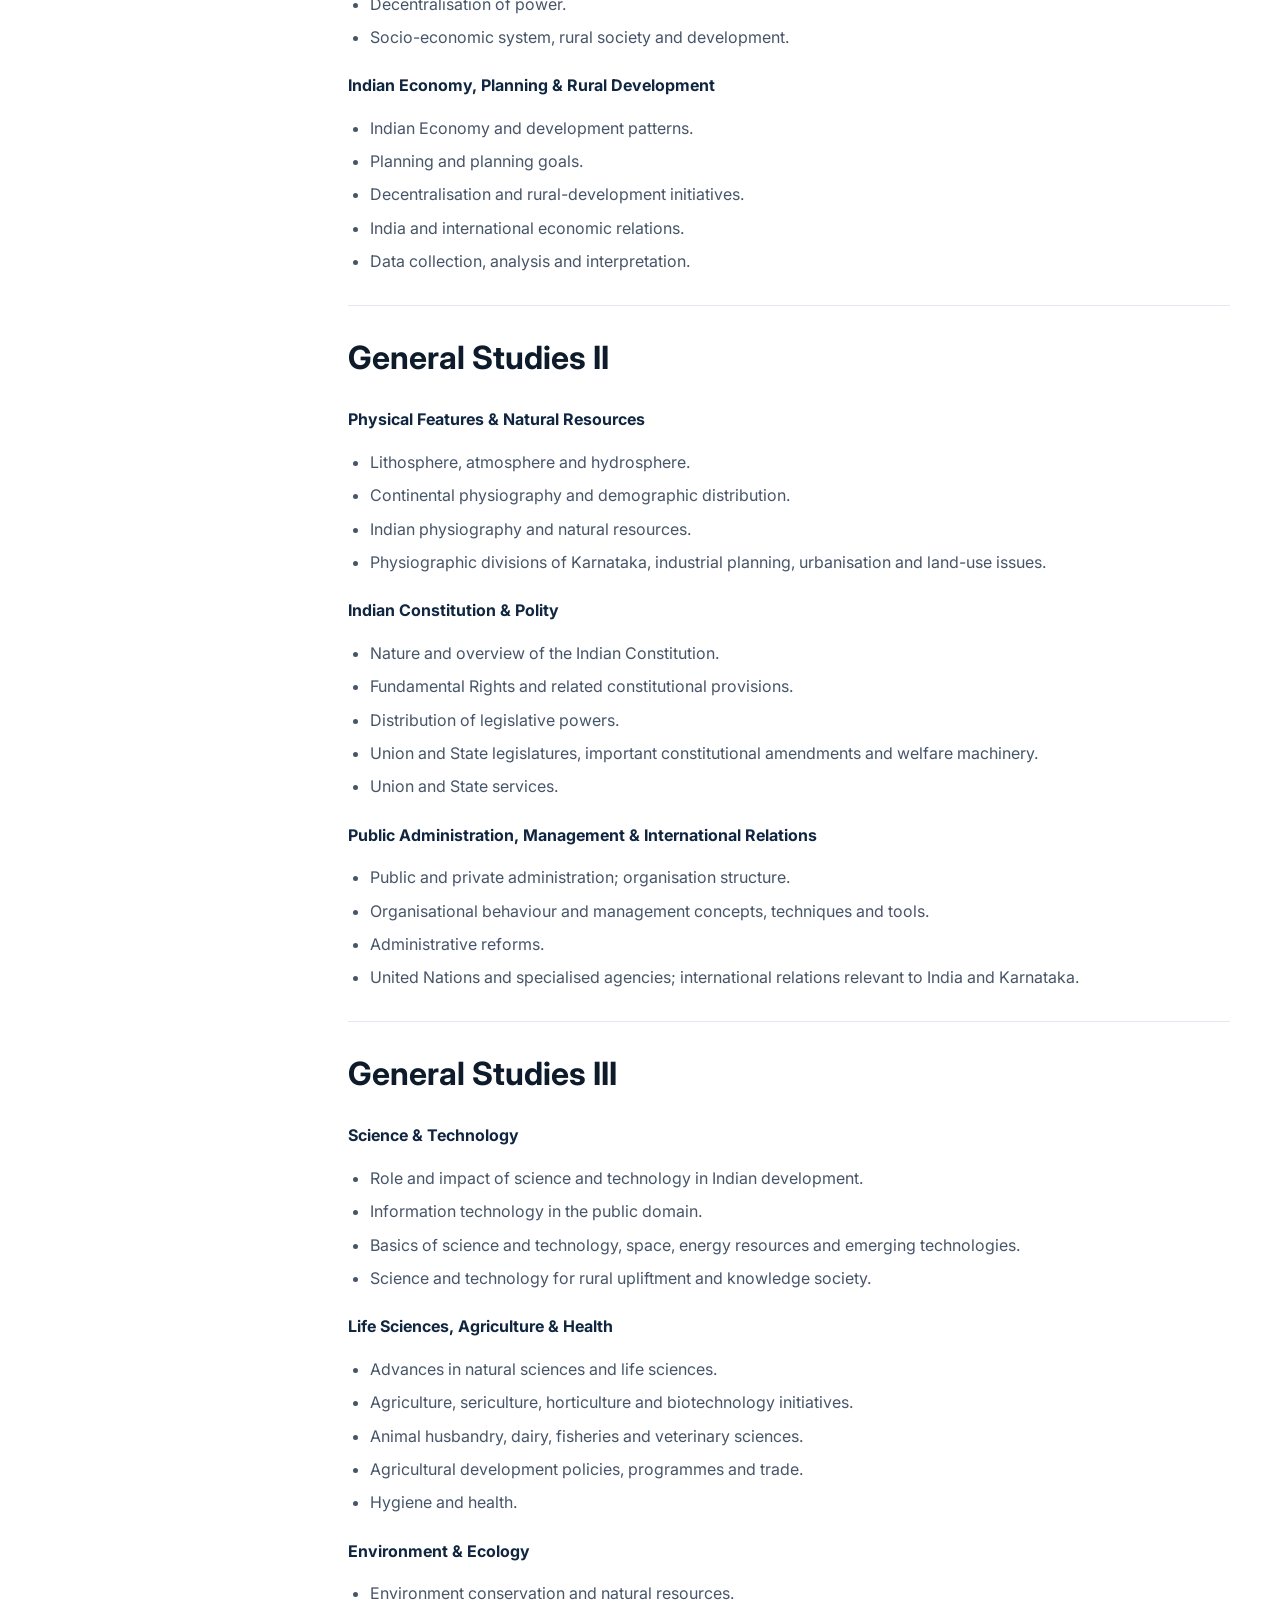
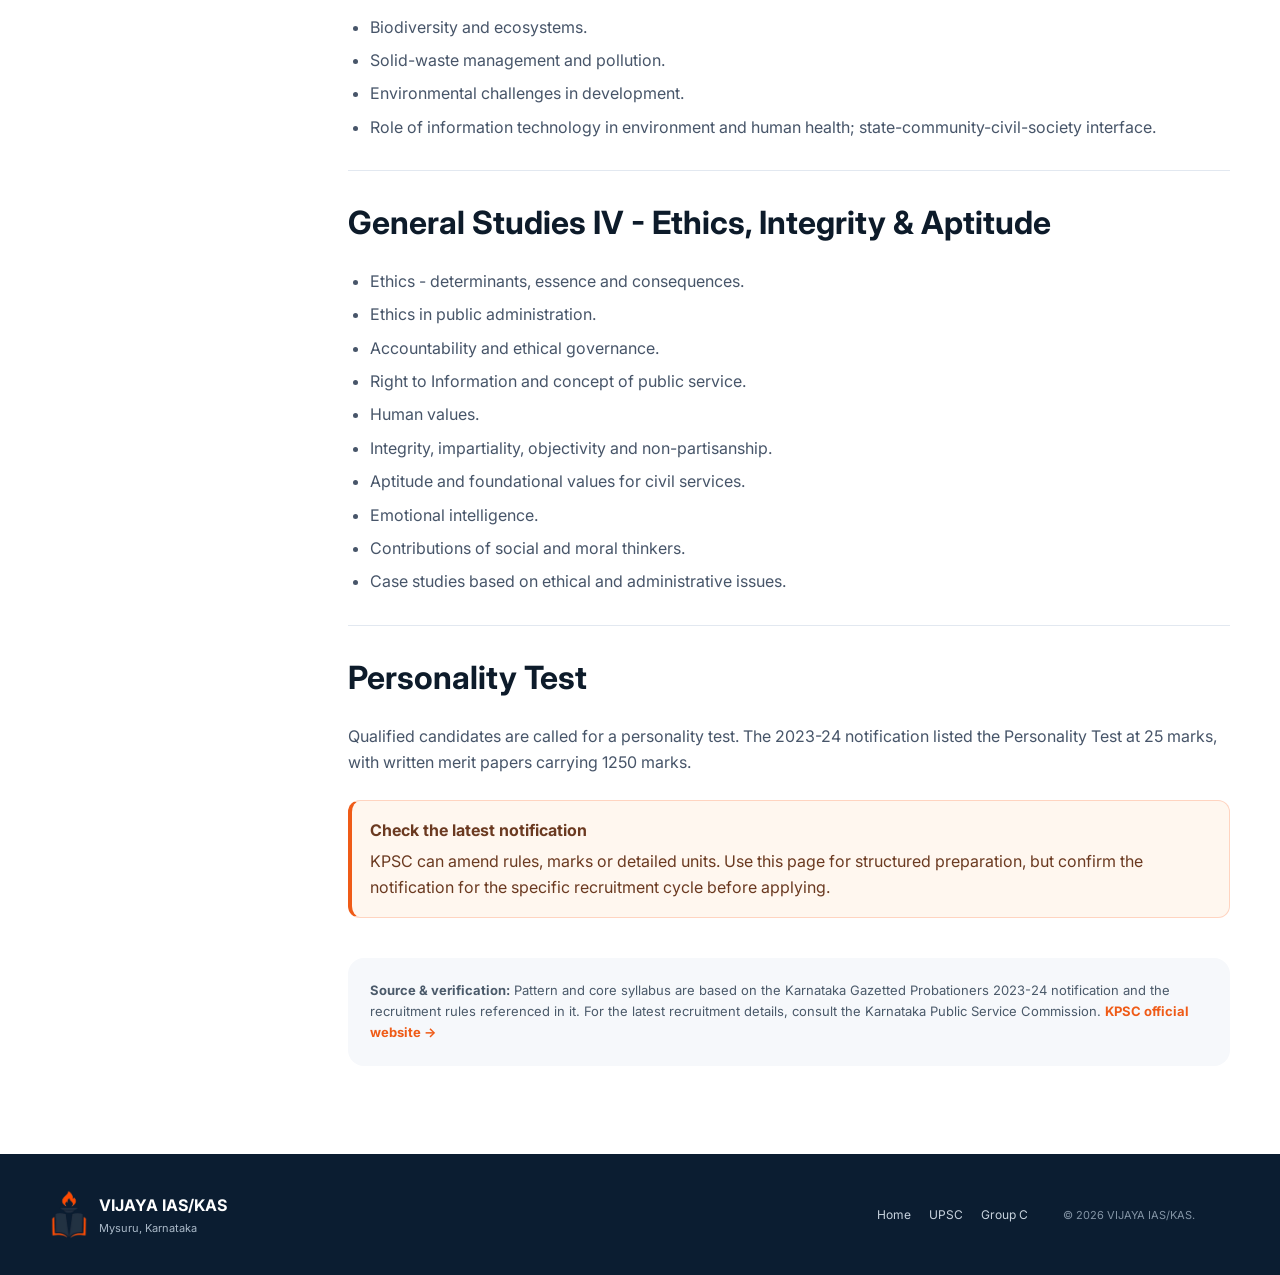
<file: kpsc-syllabus.html>
<!doctype html>
<html lang="en">
<head>
  <meta charset="utf-8"><meta name="viewport" content="width=device-width,initial-scale=1">
  <meta name="description" content="KPSC KAS Gazetted Probationers syllabus - Prelims and Mains - VIJAYA IAS/KAS Mysuru.">
  <title>KPSC / KAS Syllabus | VIJAYA IAS/KAS</title>
  <link rel="icon" href="assets/logo-header.png"><link rel="preconnect" href="https://fonts.googleapis.com"><link rel="preconnect" href="https://fonts.gstatic.com" crossorigin><link href="https://fonts.googleapis.com/css2?family=Inter:wght@400;500;600;700;800&family=Noto+Sans+Kannada:wght@400;500;600;700&display=swap" rel="stylesheet"><link rel="stylesheet" href="styles.css">
</head>
<body>
<header class="site-header"><div class="container nav-wrap"><a class="brand" href="index.html"><img src="assets/logo-header.png" alt="VIJAYA IAS/KAS emblem"><div><strong>VIJAYA IAS/KAS</strong><span>MYSURU</span></div></a><button class="menu-btn" aria-expanded="false" aria-controls="site-nav" aria-label="Open menu">☰</button><nav id="site-nav" class="site-nav"><a href="index.html#courses">Courses</a><a class="nav-current-affairs" href="https://drive.google.com/file/d/1C6-yjNeWE69PkEsTYr9myXgOf6hBGHqa/view?usp=drive_link" target="_blank" rel="noopener">Current Affairs</a><a href="upsc-syllabus.html">UPSC</a><a href="group-c-syllabus.html">Group C</a><a href="index.html#contact">Contact</a><span class="nav-socials" aria-label="Social media"><a class="social-icon" href="https://www.instagram.com/vijaya_ias_kas/" target="_blank" rel="noopener" aria-label="Instagram" title="Instagram"><svg viewBox="0 0 24 24" aria-hidden="true"><rect x="3" y="3" width="18" height="18" rx="5"></rect><circle cx="12" cy="12" r="4.2"></circle><circle cx="17.4" cy="6.7" r="1"></circle></svg></a><a class="social-icon" href="https://www.youtube.com/@user-VIJAYA123" target="_blank" rel="noopener" aria-label="YouTube" title="YouTube"><svg viewBox="0 0 24 24" aria-hidden="true"><path d="M21 8.2a3 3 0 0 0-2.1-2.1C17 5.6 12 5.6 12 5.6s-5 0-6.9.5A3 3 0 0 0 3 8.2 31 31 0 0 0 2.6 12 31 31 0 0 0 3 15.8a3 3 0 0 0 2.1 2.1c1.9.5 6.9.5 6.9.5s5 0 6.9-.5a3 3 0 0 0 2.1-2.1 31 31 0 0 0 .4-3.8 31 31 0 0 0-.4-3.8Z"></path><path class="play" d="m10 9 5 3-5 3Z"></path></svg></a></span></nav></div></header>

<section class="subpage-hero"><div class="container"><div class="breadcrumb"><a href="index.html">Home</a> / KPSC / KAS Syllabus</div><span class="eyebrow light-eyebrow">KARNATAKA GAZETTED PROBATIONERS</span><h1>KPSC / KAS syllabus.</h1><p>A clear Prelims and Mains overview for Karnataka Administrative Service / Gazetted Probationers preparation.</p><div class="syllabus-source"><span class="source-chip">Gazetted Probationers pattern</span><span class="source-chip">Karnataka-focused syllabus</span></div></div></section>

<main class="section"><div class="container syllabus-layout">
  <aside class="syllabus-nav"><strong>On this page</strong><a href="#pattern">Exam Pattern</a><a href="#prelims">Prelims</a><a href="#mains">Mains Pattern</a><a href="#gs1">GS I</a><a href="#gs2">GS II</a><a href="#gs3">GS III</a><a href="#gs4">GS IV</a><a href="#interview">Personality Test</a></aside>
  <article class="syllabus-content">
    <section id="pattern"><h2>KAS Exam Pattern</h2><div class="exam-pattern"><div class="pattern-card"><strong>Prelims</strong><span>2 objective papers - 200 marks each</span></div><div class="pattern-card"><strong>Mains</strong><span>Qualifying language papers + Essay + 4 GS papers</span></div><div class="pattern-card"><strong>Personality Test</strong><span>Interview stage after written examination</span></div></div><p>The preliminary examination is objective. The Main Examination is descriptive and includes qualifying Kannada and English papers, an Essay paper and four General Studies papers.</p></section>

    <section id="prelims" class="syllabus-block"><h2>Preliminary Examination</h2>
      <h3>Paper I - 200 marks, 100 questions, 2 hours</h3>
      <h4>General Studies related to National & International importance</h4><ul><li>Current events of national and international importance.</li></ul>
      <h4>Humanities</h4><ul><li>History of India - broad social, economic, cultural and political understanding, with focus on the Indian National Movement and special emphasis on Karnataka.</li><li>World Geography and Geography of India, with focus on Karnataka.</li><li>Indian Polity and Economy - political system, rural development, planning and economic reforms, sustainable development, poverty alleviation, demographics and social-sector initiatives.</li></ul>
      <h3>Paper II - 200 marks, 100 questions, 2 hours</h3>
      <h4>State Importance</h4><ul><li>Current events of Karnataka importance.</li><li>Important Karnataka Government programmes.</li></ul>
      <h4>General Science, Technology, Environment & Ecology</h4><ul><li>Contemporary developments in science and technology and their implications.</li><li>Matters of everyday observation and experience expected from a well-educated person without specialised scientific study.</li><li>General issues on health, environmental ecology, biodiversity and climate change.</li></ul>
      <h4>General Mental Ability</h4><ul><li>Comprehension.</li><li>Logical reasoning and analytical ability.</li><li>Decision-making and problem-solving.</li><li>Basic numeracy and data interpretation at SSLC / Class X level.</li></ul>
      <div class="syllabus-note"><strong>Negative marking</strong>The Gazetted Probationers notification provides for a penalty of one-fourth of the marks assigned to a question for a wrong answer.</div>
    </section>

    <section id="mains" class="syllabus-block"><h2>Main Examination</h2><div class="exam-pattern"><div class="pattern-card"><strong>Kannada</strong><span>150 marks - qualifying - 2 hours</span></div><div class="pattern-card"><strong>English</strong><span>150 marks - qualifying - 2 hours</span></div><div class="pattern-card"><strong>Essay</strong><span>250 marks - 3 hours</span></div><div class="pattern-card"><strong>GS I</strong><span>250 marks - 3 hours</span></div><div class="pattern-card"><strong>GS II</strong><span>250 marks - 3 hours</span></div><div class="pattern-card"><strong>GS III</strong><span>250 marks - 3 hours</span></div><div class="pattern-card"><strong>GS IV</strong><span>250 marks - 3 hours</span></div></div>
      <p>Kannada and English are qualifying papers. The 2023-24 Gazetted Probationers notification prescribes a minimum of 35% in each qualifying paper. The merit-bearing written papers total 1250 marks.</p>
      <h3>Essay - 250 marks</h3><ul><li>Essay on a topic of national / international importance.</li><li>Essay on a topic of state / local importance.</li></ul>
    </section>

    <section id="gs1" class="syllabus-block"><h2>General Studies I</h2>
      <h4>History & Cultural Heritage - India and Karnataka</h4><ul><li>Cultural heritage of India and Karnataka.</li><li>Modern History of India, including the freedom movement.</li><li>Karnataka history - major dynasties and cultural developments, including Kadambas, Chalukyas, Rashtrakutas, Hoysalas and Vijayanagara.</li><li>Modern Mysore, Karnataka freedom movement and unification of Karnataka.</li></ul>
      <h4>Social & Political Perspective</h4><ul><li>Post-independence Karnataka.</li><li>Social change and modernisation.</li><li>Political system and government.</li><li>Decentralisation of power.</li><li>Socio-economic system, rural society and development.</li></ul>
      <h4>Indian Economy, Planning & Rural Development</h4><ul><li>Indian Economy and development patterns.</li><li>Planning and planning goals.</li><li>Decentralisation and rural-development initiatives.</li><li>India and international economic relations.</li><li>Data collection, analysis and interpretation.</li></ul>
    </section>

    <section id="gs2" class="syllabus-block"><h2>General Studies II</h2>
      <h4>Physical Features & Natural Resources</h4><ul><li>Lithosphere, atmosphere and hydrosphere.</li><li>Continental physiography and demographic distribution.</li><li>Indian physiography and natural resources.</li><li>Physiographic divisions of Karnataka, industrial planning, urbanisation and land-use issues.</li></ul>
      <h4>Indian Constitution & Polity</h4><ul><li>Nature and overview of the Indian Constitution.</li><li>Fundamental Rights and related constitutional provisions.</li><li>Distribution of legislative powers.</li><li>Union and State legislatures, important constitutional amendments and welfare machinery.</li><li>Union and State services.</li></ul>
      <h4>Public Administration, Management & International Relations</h4><ul><li>Public and private administration; organisation structure.</li><li>Organisational behaviour and management concepts, techniques and tools.</li><li>Administrative reforms.</li><li>United Nations and specialised agencies; international relations relevant to India and Karnataka.</li></ul>
    </section>

    <section id="gs3" class="syllabus-block"><h2>General Studies III</h2>
      <h4>Science & Technology</h4><ul><li>Role and impact of science and technology in Indian development.</li><li>Information technology in the public domain.</li><li>Basics of science and technology, space, energy resources and emerging technologies.</li><li>Science and technology for rural upliftment and knowledge society.</li></ul>
      <h4>Life Sciences, Agriculture & Health</h4><ul><li>Advances in natural sciences and life sciences.</li><li>Agriculture, sericulture, horticulture and biotechnology initiatives.</li><li>Animal husbandry, dairy, fisheries and veterinary sciences.</li><li>Agricultural development policies, programmes and trade.</li><li>Hygiene and health.</li></ul>
      <h4>Environment & Ecology</h4><ul><li>Environment conservation and natural resources.</li><li>Biodiversity and ecosystems.</li><li>Solid-waste management and pollution.</li><li>Environmental challenges in development.</li><li>Role of information technology in environment and human health; state-community-civil-society interface.</li></ul>
    </section>

    <section id="gs4" class="syllabus-block"><h2>General Studies IV - Ethics, Integrity & Aptitude</h2><ul><li>Ethics - determinants, essence and consequences.</li><li>Ethics in public administration.</li><li>Accountability and ethical governance.</li><li>Right to Information and concept of public service.</li><li>Human values.</li><li>Integrity, impartiality, objectivity and non-partisanship.</li><li>Aptitude and foundational values for civil services.</li><li>Emotional intelligence.</li><li>Contributions of social and moral thinkers.</li><li>Case studies based on ethical and administrative issues.</li></ul></section>

    <section id="interview" class="syllabus-block"><h2>Personality Test</h2><p>Qualified candidates are called for a personality test. The 2023-24 notification listed the Personality Test at 25 marks, with written merit papers carrying 1250 marks.</p><div class="syllabus-note"><strong>Check the latest notification</strong>KPSC can amend rules, marks or detailed units. Use this page for structured preparation, but confirm the notification for the specific recruitment cycle before applying.</div></section>

    <div class="source-box"><strong>Source & verification:</strong> Pattern and core syllabus are based on the Karnataka Gazetted Probationers 2023-24 notification and the recruitment rules referenced in it. For the latest recruitment details, consult the Karnataka Public Service Commission. <a href="https://kpsc.kar.nic.in/" target="_blank" rel="noopener">KPSC official website →</a></div>
  </article>
</div></main>
<footer class="footer"><div class="container footer-grid"><div class="footer-brand"><img src="assets/logo-header.png" alt=""><div><strong>VIJAYA IAS/KAS</strong><span>Mysuru, Karnataka</span></div></div><div class="footer-links"><a href="index.html">Home</a><a href="upsc-syllabus.html">UPSC</a><a href="group-c-syllabus.html">Group C</a></div><div class="footer-copy">© <span id="year"></span> VIJAYA IAS/KAS.</div></div></footer><script src="script.js"></script>
</body></html>
</file>
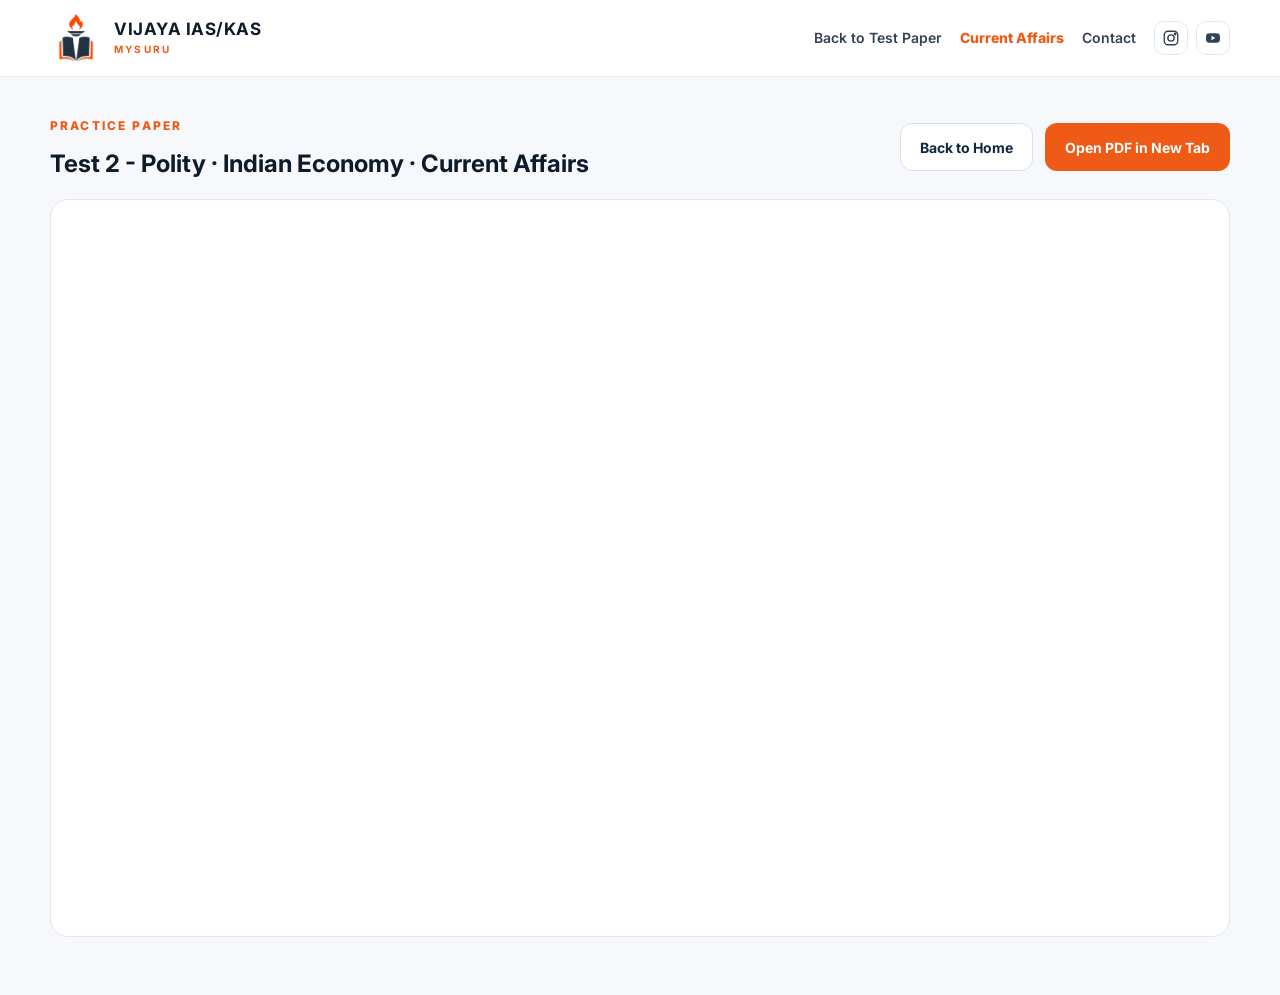
<file: test-paper.html>
<!doctype html>
<html lang="en">
<head><meta charset="utf-8"><meta name="viewport" content="width=device-width,initial-scale=1"><title>Test 2 | VIJAYA IAS/KAS</title><link rel="icon" href="assets/logo-header.png"><link rel="preconnect" href="https://fonts.googleapis.com"><link rel="preconnect" href="https://fonts.gstatic.com" crossorigin><link href="https://fonts.googleapis.com/css2?family=Inter:wght@400;500;600;700;800&display=swap" rel="stylesheet"><link rel="stylesheet" href="styles.css"></head>
<body class="pdf-page">
<header class="site-header"><div class="container nav-wrap"><a class="brand" href="index.html"><img src="assets/logo-header.png" alt="VIJAYA IAS/KAS emblem"><div><strong>VIJAYA IAS/KAS</strong><span>MYSURU</span></div></a><button class="menu-btn" aria-expanded="false" aria-controls="site-nav" aria-label="Open menu">☰</button><nav id="site-nav" class="site-nav"><a href="index.html#test-paper">Back to Test Paper</a><a class="nav-current-affairs" href="https://drive.google.com/file/d/1C6-yjNeWE69PkEsTYr9myXgOf6hBGHqa/view?usp=drive_link" target="_blank" rel="noopener">Current Affairs</a><a href="index.html#contact">Contact</a><span class="nav-socials" aria-label="Social media"><a class="social-icon" href="https://www.instagram.com/vijaya_ias_kas/" target="_blank" rel="noopener" aria-label="Instagram" title="Instagram"><svg viewBox="0 0 24 24" aria-hidden="true"><rect x="3" y="3" width="18" height="18" rx="5"></rect><circle cx="12" cy="12" r="4.2"></circle><circle cx="17.4" cy="6.7" r="1"></circle></svg></a><a class="social-icon" href="https://www.youtube.com/@user-VIJAYA123" target="_blank" rel="noopener" aria-label="YouTube" title="YouTube"><svg viewBox="0 0 24 24" aria-hidden="true"><path d="M21 8.2a3 3 0 0 0-2.1-2.1C17 5.6 12 5.6 12 5.6s-5 0-6.9.5A3 3 0 0 0 3 8.2 31 31 0 0 0 2.6 12 31 31 0 0 0 3 15.8a3 3 0 0 0 2.1 2.1c1.9.5 6.9.5 6.9.5s5 0 6.9-.5a3 3 0 0 0 2.1-2.1 31 31 0 0 0 .4-3.8 31 31 0 0 0-.4-3.8Z"></path><path class="play" d="m10 9 5 3-5 3Z"></path></svg></a></span></nav></div></header>
<main class="pdf-shell"><div class="container"><div class="pdf-toolbar"><div><span class="eyebrow">PRACTICE PAPER</span><h1>Test 2 - Polity · Indian Economy · Current Affairs</h1></div><div class="inline-actions"><a class="btn btn-secondary" href="index.html">Back to Home</a><a class="btn btn-primary" href="docs/Vijaya-IAS-Test-2.pdf" target="_blank" rel="noopener">Open PDF in New Tab</a></div></div><iframe class="pdf-frame" src="docs/Vijaya-IAS-Test-2.pdf#view=FitH" title="VIJAYA IAS/KAS Test 2 PDF"></iframe></div></main>
<script src="script.js"></script>
</body></html>
</file>
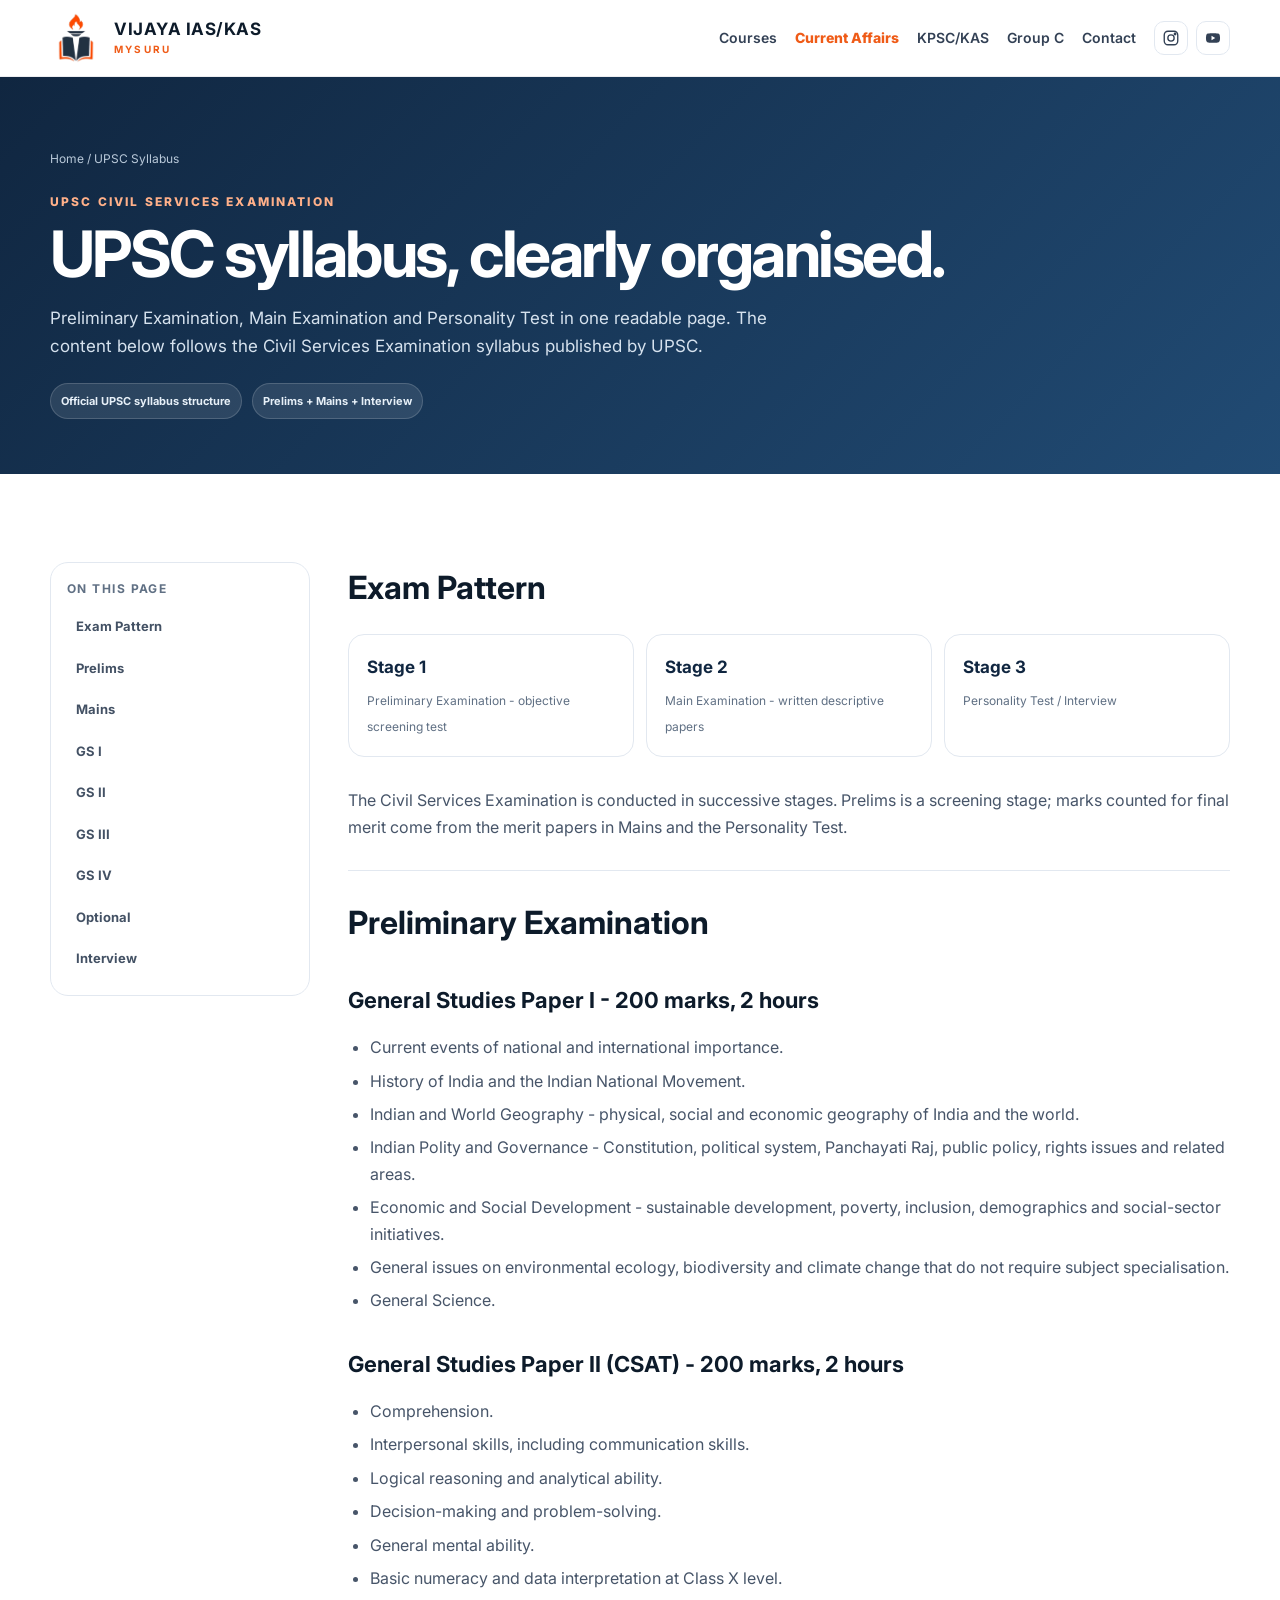
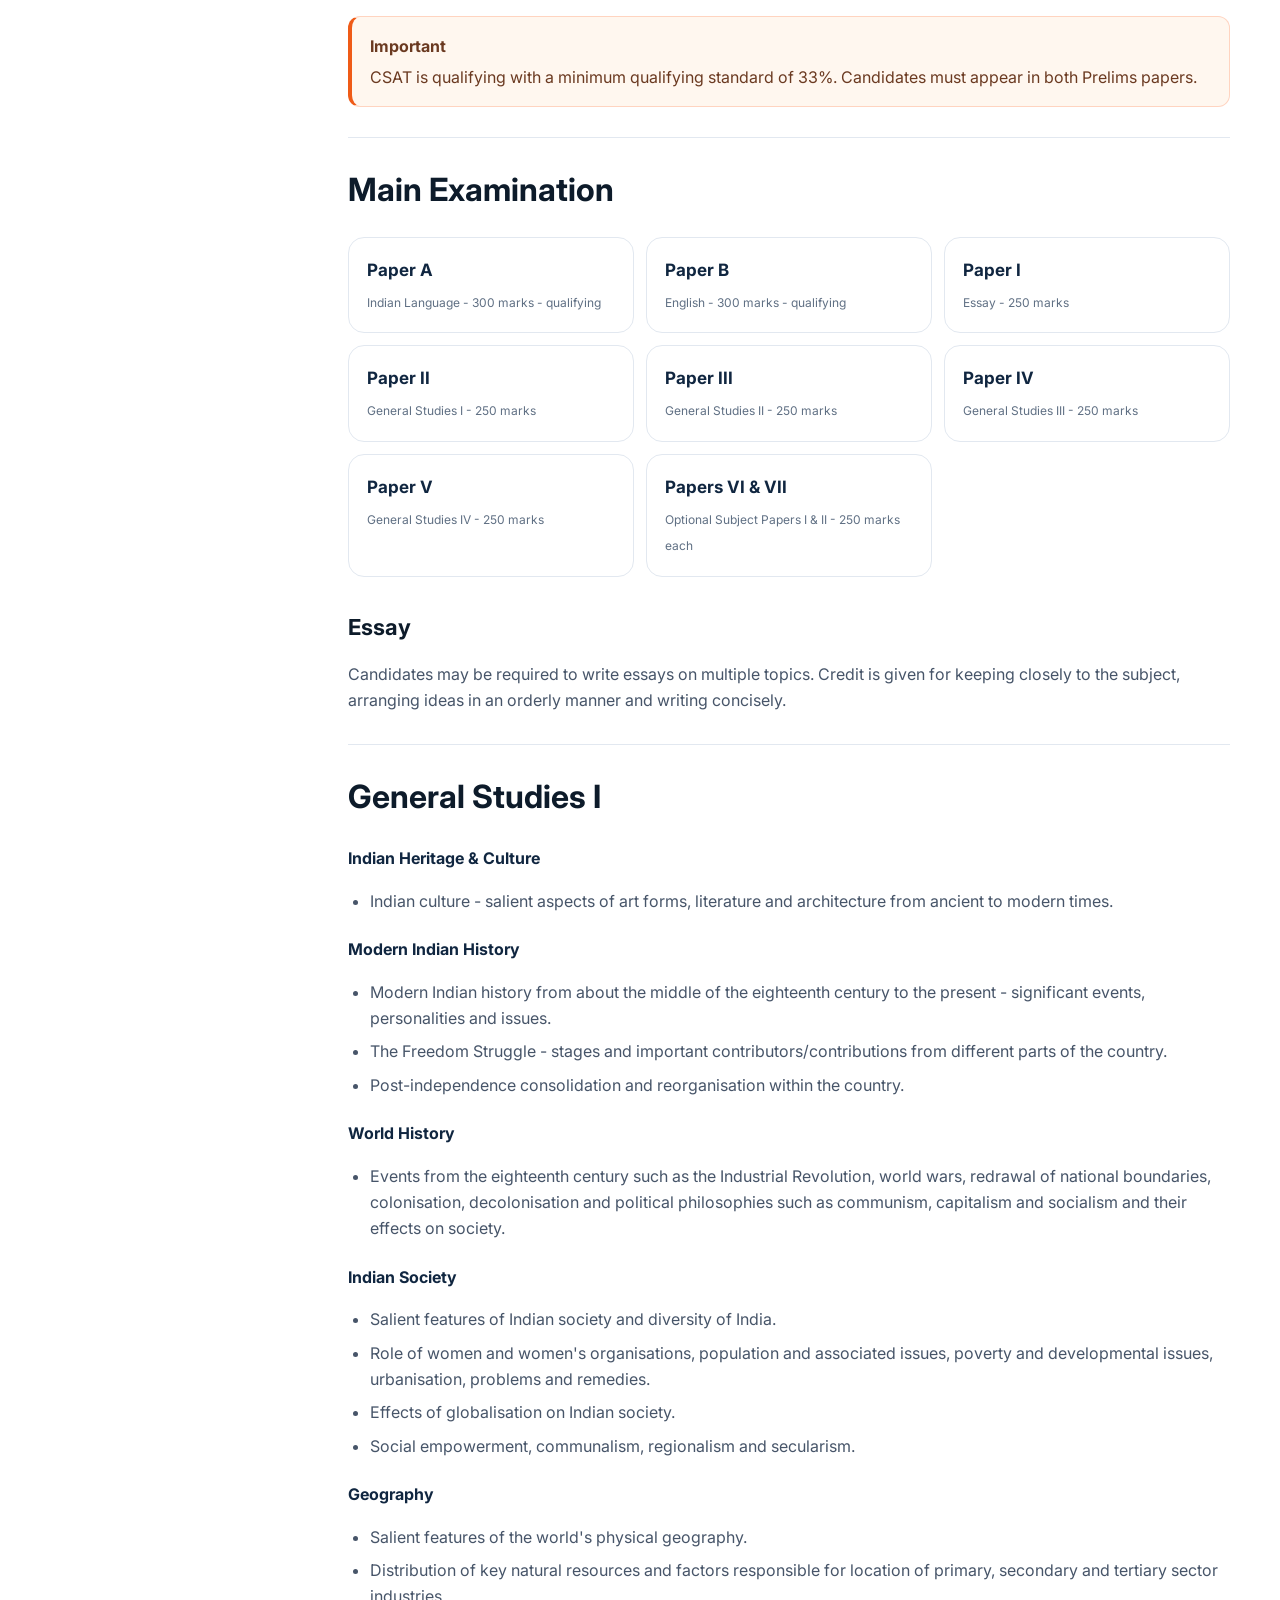
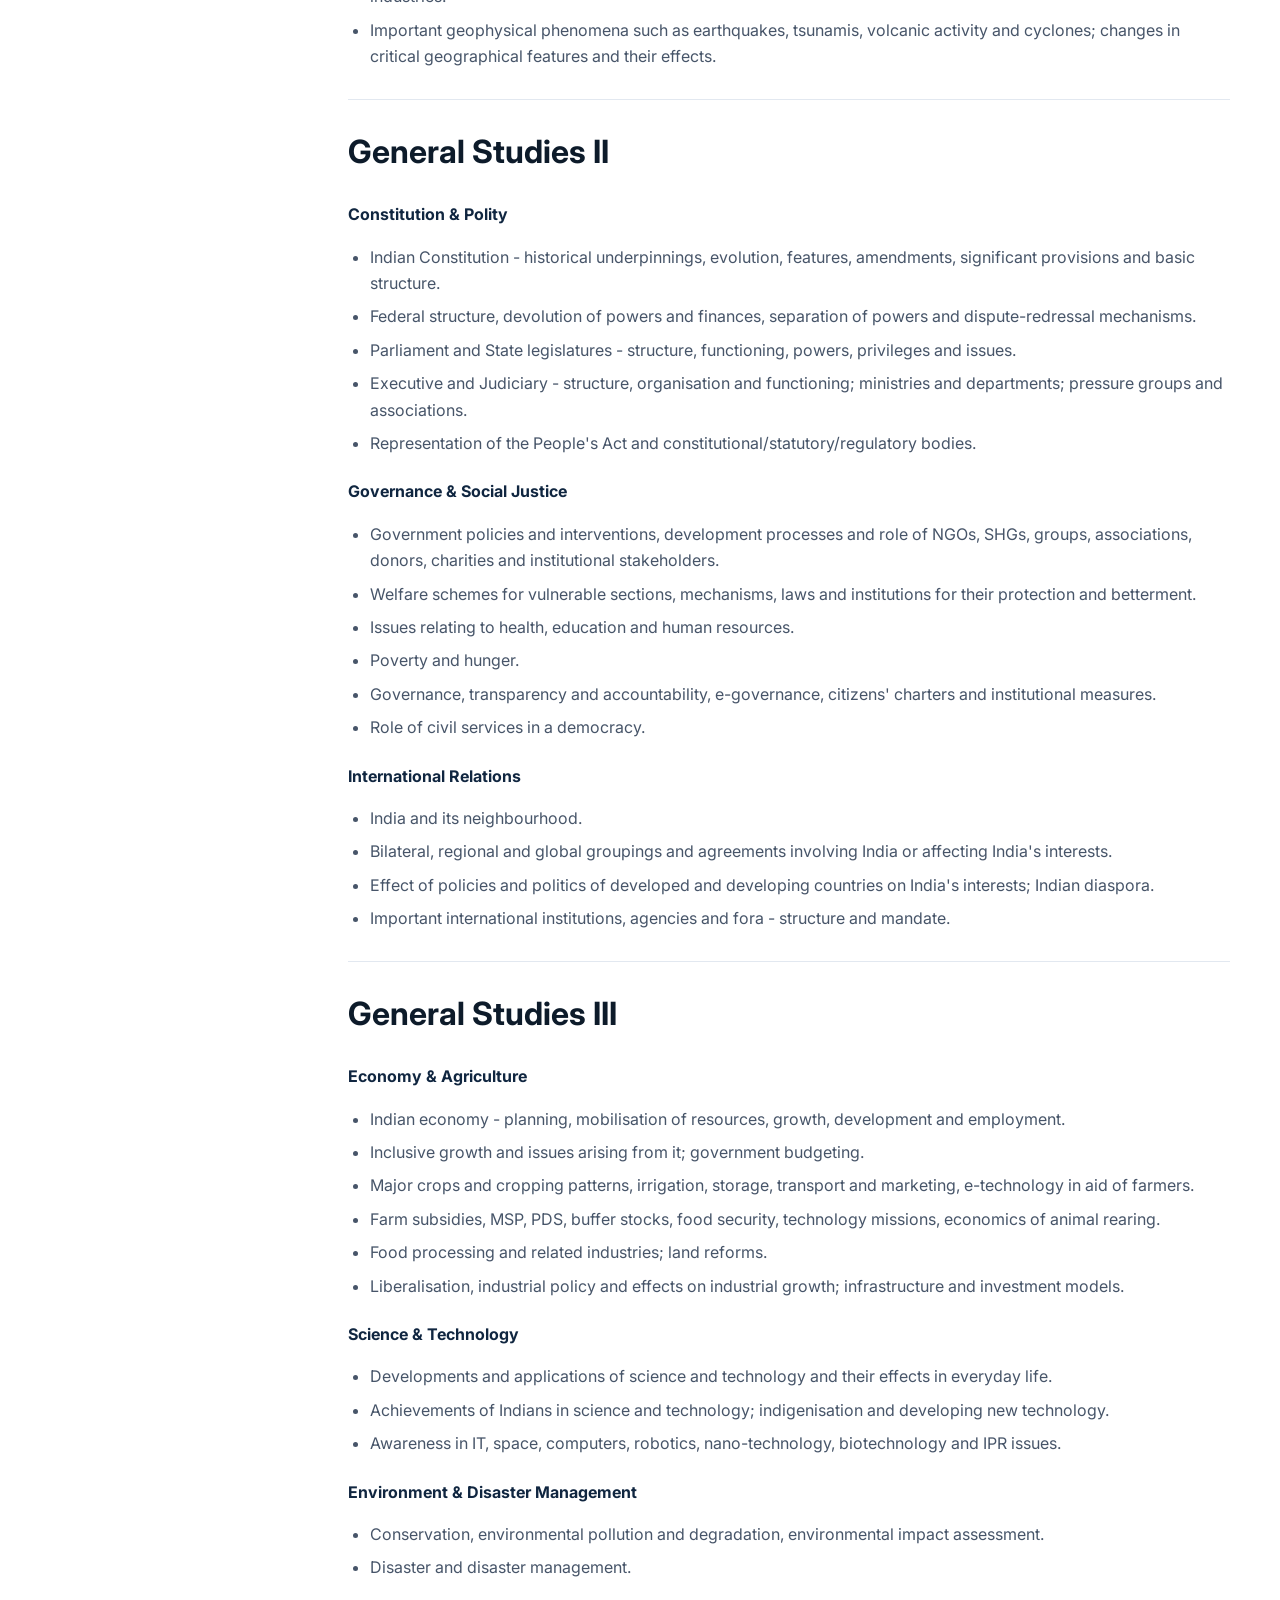
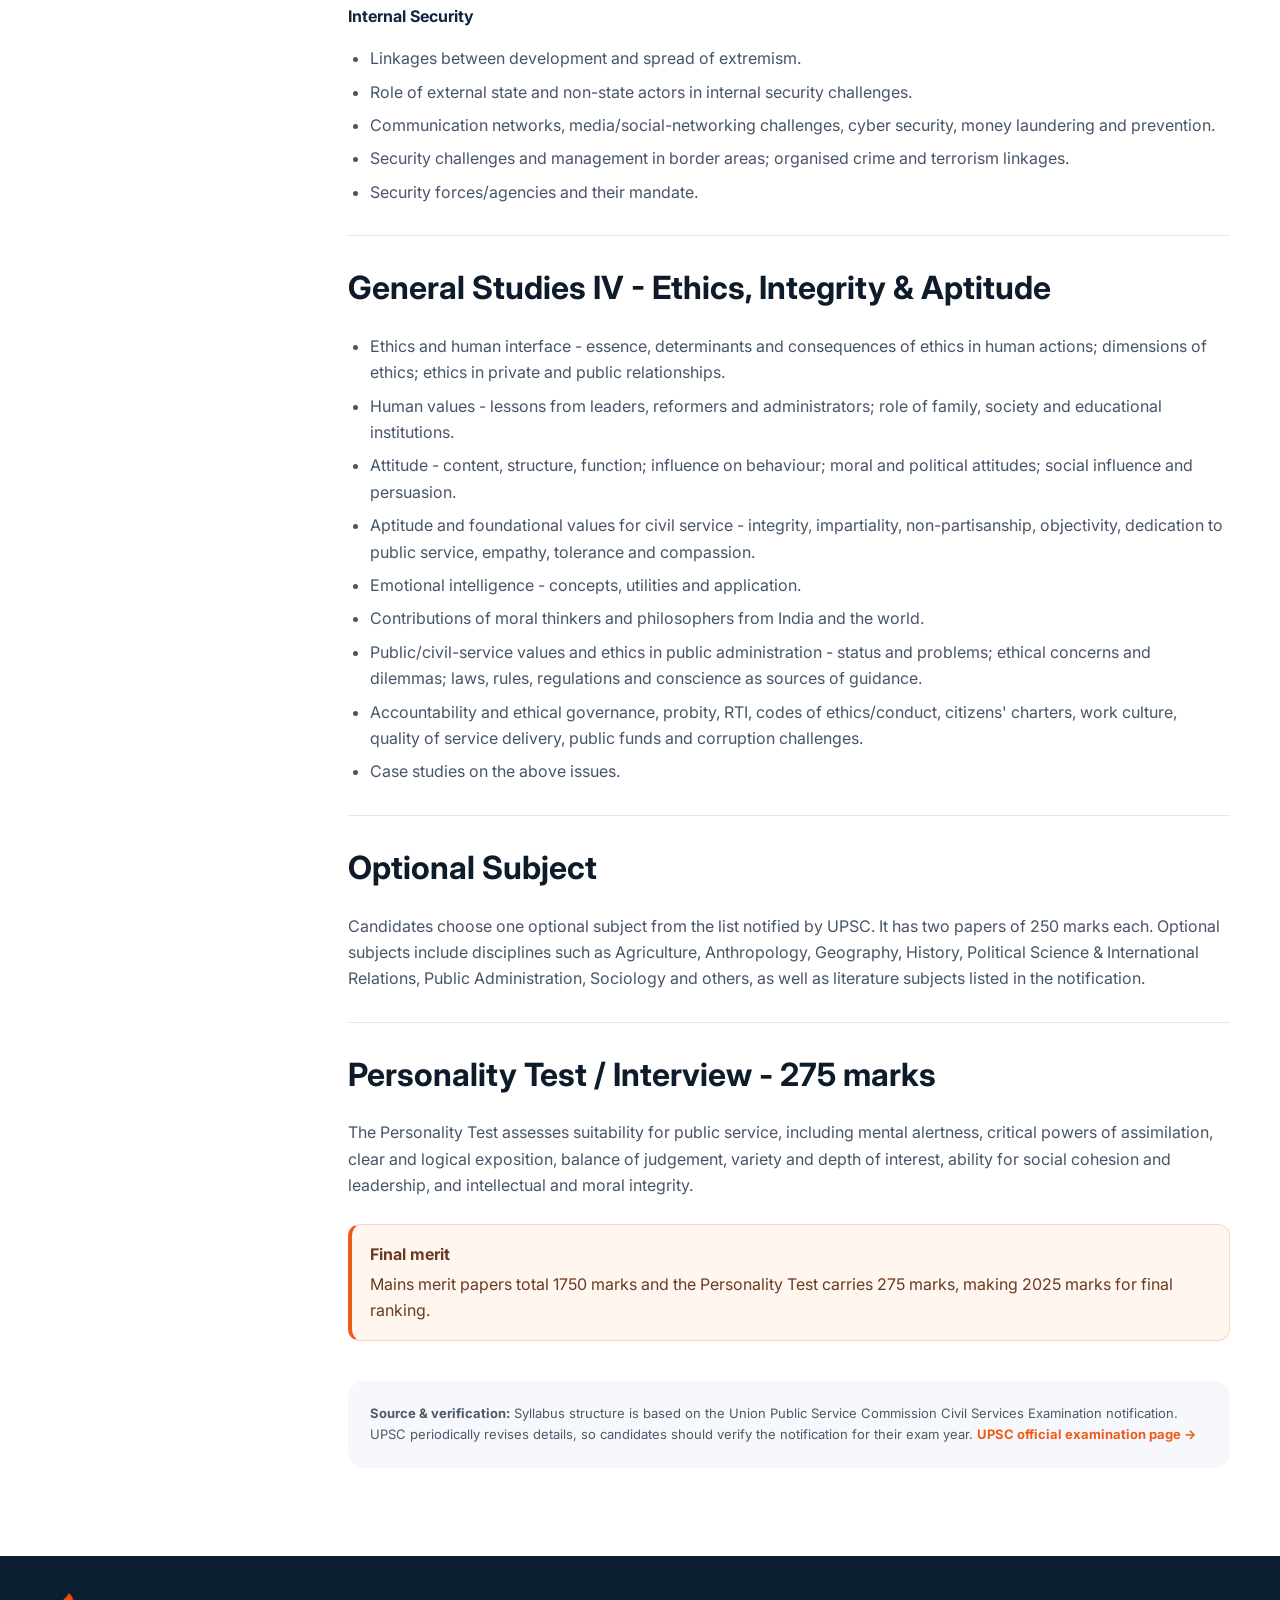
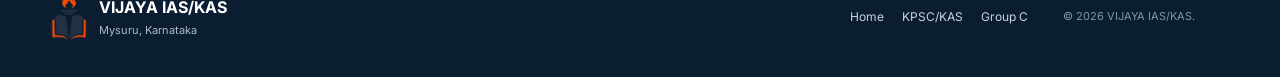
<file: upsc-syllabus.html>
<!doctype html>
<html lang="en">
<head>
  <meta charset="utf-8"><meta name="viewport" content="width=device-width,initial-scale=1">
  <meta name="description" content="UPSC Civil Services syllabus - Prelims, Mains and Interview - VIJAYA IAS/KAS Mysuru.">
  <title>UPSC Syllabus | VIJAYA IAS/KAS</title>
  <link rel="icon" href="assets/logo-header.png"><link rel="preconnect" href="https://fonts.googleapis.com"><link rel="preconnect" href="https://fonts.gstatic.com" crossorigin><link href="https://fonts.googleapis.com/css2?family=Inter:wght@400;500;600;700;800&family=Noto+Sans+Kannada:wght@400;500;600;700&display=swap" rel="stylesheet"><link rel="stylesheet" href="styles.css">
</head>
<body>
<header class="site-header"><div class="container nav-wrap"><a class="brand" href="index.html"><img src="assets/logo-header.png" alt="VIJAYA IAS/KAS emblem"><div><strong>VIJAYA IAS/KAS</strong><span>MYSURU</span></div></a><button class="menu-btn" aria-expanded="false" aria-controls="site-nav" aria-label="Open menu">☰</button><nav id="site-nav" class="site-nav"><a href="index.html#courses">Courses</a><a class="nav-current-affairs" href="https://drive.google.com/file/d/1C6-yjNeWE69PkEsTYr9myXgOf6hBGHqa/view?usp=drive_link" target="_blank" rel="noopener">Current Affairs</a><a href="kpsc-syllabus.html">KPSC/KAS</a><a href="group-c-syllabus.html">Group C</a><a href="index.html#contact">Contact</a><span class="nav-socials" aria-label="Social media"><a class="social-icon" href="https://www.instagram.com/vijaya_ias_kas/" target="_blank" rel="noopener" aria-label="Instagram" title="Instagram"><svg viewBox="0 0 24 24" aria-hidden="true"><rect x="3" y="3" width="18" height="18" rx="5"></rect><circle cx="12" cy="12" r="4.2"></circle><circle cx="17.4" cy="6.7" r="1"></circle></svg></a><a class="social-icon" href="https://www.youtube.com/@user-VIJAYA123" target="_blank" rel="noopener" aria-label="YouTube" title="YouTube"><svg viewBox="0 0 24 24" aria-hidden="true"><path d="M21 8.2a3 3 0 0 0-2.1-2.1C17 5.6 12 5.6 12 5.6s-5 0-6.9.5A3 3 0 0 0 3 8.2 31 31 0 0 0 2.6 12 31 31 0 0 0 3 15.8a3 3 0 0 0 2.1 2.1c1.9.5 6.9.5 6.9.5s5 0 6.9-.5a3 3 0 0 0 2.1-2.1 31 31 0 0 0 .4-3.8 31 31 0 0 0-.4-3.8Z"></path><path class="play" d="m10 9 5 3-5 3Z"></path></svg></a></span></nav></div></header>

<section class="subpage-hero"><div class="container"><div class="breadcrumb"><a href="index.html">Home</a> / UPSC Syllabus</div><span class="eyebrow light-eyebrow">UPSC CIVIL SERVICES EXAMINATION</span><h1>UPSC syllabus, clearly organised.</h1><p>Preliminary Examination, Main Examination and Personality Test in one readable page. The content below follows the Civil Services Examination syllabus published by UPSC.</p><div class="syllabus-source"><span class="source-chip">Official UPSC syllabus structure</span><span class="source-chip">Prelims + Mains + Interview</span></div></div></section>

<main class="section"><div class="container syllabus-layout">
  <aside class="syllabus-nav"><strong>On this page</strong><a href="#pattern">Exam Pattern</a><a href="#prelims">Prelims</a><a href="#mains">Mains</a><a href="#gs1">GS I</a><a href="#gs2">GS II</a><a href="#gs3">GS III</a><a href="#gs4">GS IV</a><a href="#optional">Optional</a><a href="#interview">Interview</a></aside>
  <article class="syllabus-content">
    <section id="pattern"><h2>Exam Pattern</h2><div class="exam-pattern"><div class="pattern-card"><strong>Stage 1</strong><span>Preliminary Examination - objective screening test</span></div><div class="pattern-card"><strong>Stage 2</strong><span>Main Examination - written descriptive papers</span></div><div class="pattern-card"><strong>Stage 3</strong><span>Personality Test / Interview</span></div></div><p>The Civil Services Examination is conducted in successive stages. Prelims is a screening stage; marks counted for final merit come from the merit papers in Mains and the Personality Test.</p></section>

    <section id="prelims" class="syllabus-block"><h2>Preliminary Examination</h2><h3>General Studies Paper I - 200 marks, 2 hours</h3><ul><li>Current events of national and international importance.</li><li>History of India and the Indian National Movement.</li><li>Indian and World Geography - physical, social and economic geography of India and the world.</li><li>Indian Polity and Governance - Constitution, political system, Panchayati Raj, public policy, rights issues and related areas.</li><li>Economic and Social Development - sustainable development, poverty, inclusion, demographics and social-sector initiatives.</li><li>General issues on environmental ecology, biodiversity and climate change that do not require subject specialisation.</li><li>General Science.</li></ul>
      <h3>General Studies Paper II (CSAT) - 200 marks, 2 hours</h3><ul><li>Comprehension.</li><li>Interpersonal skills, including communication skills.</li><li>Logical reasoning and analytical ability.</li><li>Decision-making and problem-solving.</li><li>General mental ability.</li><li>Basic numeracy and data interpretation at Class X level.</li></ul><div class="syllabus-note"><strong>Important</strong>CSAT is qualifying with a minimum qualifying standard of 33%. Candidates must appear in both Prelims papers.</div>
    </section>

    <section id="mains" class="syllabus-block"><h2>Main Examination</h2><div class="exam-pattern"><div class="pattern-card"><strong>Paper A</strong><span>Indian Language - 300 marks - qualifying</span></div><div class="pattern-card"><strong>Paper B</strong><span>English - 300 marks - qualifying</span></div><div class="pattern-card"><strong>Paper I</strong><span>Essay - 250 marks</span></div><div class="pattern-card"><strong>Paper II</strong><span>General Studies I - 250 marks</span></div><div class="pattern-card"><strong>Paper III</strong><span>General Studies II - 250 marks</span></div><div class="pattern-card"><strong>Paper IV</strong><span>General Studies III - 250 marks</span></div><div class="pattern-card"><strong>Paper V</strong><span>General Studies IV - 250 marks</span></div><div class="pattern-card"><strong>Papers VI & VII</strong><span>Optional Subject Papers I & II - 250 marks each</span></div></div>
      <h3>Essay</h3><p>Candidates may be required to write essays on multiple topics. Credit is given for keeping closely to the subject, arranging ideas in an orderly manner and writing concisely.</p>
    </section>

    <section id="gs1" class="syllabus-block"><h2>General Studies I</h2><h4>Indian Heritage & Culture</h4><ul><li>Indian culture - salient aspects of art forms, literature and architecture from ancient to modern times.</li></ul><h4>Modern Indian History</h4><ul><li>Modern Indian history from about the middle of the eighteenth century to the present - significant events, personalities and issues.</li><li>The Freedom Struggle - stages and important contributors/contributions from different parts of the country.</li><li>Post-independence consolidation and reorganisation within the country.</li></ul><h4>World History</h4><ul><li>Events from the eighteenth century such as the Industrial Revolution, world wars, redrawal of national boundaries, colonisation, decolonisation and political philosophies such as communism, capitalism and socialism and their effects on society.</li></ul><h4>Indian Society</h4><ul><li>Salient features of Indian society and diversity of India.</li><li>Role of women and women's organisations, population and associated issues, poverty and developmental issues, urbanisation, problems and remedies.</li><li>Effects of globalisation on Indian society.</li><li>Social empowerment, communalism, regionalism and secularism.</li></ul><h4>Geography</h4><ul><li>Salient features of the world's physical geography.</li><li>Distribution of key natural resources and factors responsible for location of primary, secondary and tertiary sector industries.</li><li>Important geophysical phenomena such as earthquakes, tsunamis, volcanic activity and cyclones; changes in critical geographical features and their effects.</li></ul></section>

    <section id="gs2" class="syllabus-block"><h2>General Studies II</h2><h4>Constitution & Polity</h4><ul><li>Indian Constitution - historical underpinnings, evolution, features, amendments, significant provisions and basic structure.</li><li>Federal structure, devolution of powers and finances, separation of powers and dispute-redressal mechanisms.</li><li>Parliament and State legislatures - structure, functioning, powers, privileges and issues.</li><li>Executive and Judiciary - structure, organisation and functioning; ministries and departments; pressure groups and associations.</li><li>Representation of the People's Act and constitutional/statutory/regulatory bodies.</li></ul><h4>Governance & Social Justice</h4><ul><li>Government policies and interventions, development processes and role of NGOs, SHGs, groups, associations, donors, charities and institutional stakeholders.</li><li>Welfare schemes for vulnerable sections, mechanisms, laws and institutions for their protection and betterment.</li><li>Issues relating to health, education and human resources.</li><li>Poverty and hunger.</li><li>Governance, transparency and accountability, e-governance, citizens' charters and institutional measures.</li><li>Role of civil services in a democracy.</li></ul><h4>International Relations</h4><ul><li>India and its neighbourhood.</li><li>Bilateral, regional and global groupings and agreements involving India or affecting India's interests.</li><li>Effect of policies and politics of developed and developing countries on India's interests; Indian diaspora.</li><li>Important international institutions, agencies and fora - structure and mandate.</li></ul></section>

    <section id="gs3" class="syllabus-block"><h2>General Studies III</h2><h4>Economy & Agriculture</h4><ul><li>Indian economy - planning, mobilisation of resources, growth, development and employment.</li><li>Inclusive growth and issues arising from it; government budgeting.</li><li>Major crops and cropping patterns, irrigation, storage, transport and marketing, e-technology in aid of farmers.</li><li>Farm subsidies, MSP, PDS, buffer stocks, food security, technology missions, economics of animal rearing.</li><li>Food processing and related industries; land reforms.</li><li>Liberalisation, industrial policy and effects on industrial growth; infrastructure and investment models.</li></ul><h4>Science & Technology</h4><ul><li>Developments and applications of science and technology and their effects in everyday life.</li><li>Achievements of Indians in science and technology; indigenisation and developing new technology.</li><li>Awareness in IT, space, computers, robotics, nano-technology, biotechnology and IPR issues.</li></ul><h4>Environment & Disaster Management</h4><ul><li>Conservation, environmental pollution and degradation, environmental impact assessment.</li><li>Disaster and disaster management.</li></ul><h4>Internal Security</h4><ul><li>Linkages between development and spread of extremism.</li><li>Role of external state and non-state actors in internal security challenges.</li><li>Communication networks, media/social-networking challenges, cyber security, money laundering and prevention.</li><li>Security challenges and management in border areas; organised crime and terrorism linkages.</li><li>Security forces/agencies and their mandate.</li></ul></section>

    <section id="gs4" class="syllabus-block"><h2>General Studies IV - Ethics, Integrity & Aptitude</h2><ul><li>Ethics and human interface - essence, determinants and consequences of ethics in human actions; dimensions of ethics; ethics in private and public relationships.</li><li>Human values - lessons from leaders, reformers and administrators; role of family, society and educational institutions.</li><li>Attitude - content, structure, function; influence on behaviour; moral and political attitudes; social influence and persuasion.</li><li>Aptitude and foundational values for civil service - integrity, impartiality, non-partisanship, objectivity, dedication to public service, empathy, tolerance and compassion.</li><li>Emotional intelligence - concepts, utilities and application.</li><li>Contributions of moral thinkers and philosophers from India and the world.</li><li>Public/civil-service values and ethics in public administration - status and problems; ethical concerns and dilemmas; laws, rules, regulations and conscience as sources of guidance.</li><li>Accountability and ethical governance, probity, RTI, codes of ethics/conduct, citizens' charters, work culture, quality of service delivery, public funds and corruption challenges.</li><li>Case studies on the above issues.</li></ul></section>

    <section id="optional" class="syllabus-block"><h2>Optional Subject</h2><p>Candidates choose one optional subject from the list notified by UPSC. It has two papers of 250 marks each. Optional subjects include disciplines such as Agriculture, Anthropology, Geography, History, Political Science & International Relations, Public Administration, Sociology and others, as well as literature subjects listed in the notification.</p></section>

    <section id="interview" class="syllabus-block"><h2>Personality Test / Interview - 275 marks</h2><p>The Personality Test assesses suitability for public service, including mental alertness, critical powers of assimilation, clear and logical exposition, balance of judgement, variety and depth of interest, ability for social cohesion and leadership, and intellectual and moral integrity.</p><div class="syllabus-note"><strong>Final merit</strong>Mains merit papers total 1750 marks and the Personality Test carries 275 marks, making 2025 marks for final ranking.</div></section>

    <div class="source-box"><strong>Source & verification:</strong> Syllabus structure is based on the Union Public Service Commission Civil Services Examination notification. UPSC periodically revises details, so candidates should verify the notification for their exam year. <a href="https://www.upsc.gov.in/examinations/Civil%20Services%20%28Preliminary%29%20Examination%2C%202026" target="_blank" rel="noopener">UPSC official examination page →</a></div>
  </article>
</div></main>
<footer class="footer"><div class="container footer-grid"><div class="footer-brand"><img src="assets/logo-header.png" alt=""><div><strong>VIJAYA IAS/KAS</strong><span>Mysuru, Karnataka</span></div></div><div class="footer-links"><a href="index.html">Home</a><a href="kpsc-syllabus.html">KPSC/KAS</a><a href="group-c-syllabus.html">Group C</a></div><div class="footer-copy">© <span id="year"></span> VIJAYA IAS/KAS.</div></div></footer><script src="script.js"></script>
</body></html>
</file>
<file: styles.css>
:root{
  --ink:#0d1b2a;
  --navy:#102640;
  --navy-2:#183b63;
  --orange:#ef5b17;
  --orange-dark:#c9440d;
  --cream:#fff7ef;
  --soft:#f6f8fb;
  --line:#e2e8f0;
  --muted:#607084;
  --white:#ffffff;
  --shadow:0 20px 50px rgba(15,35,64,.12);
  --radius:22px;
}
*{box-sizing:border-box}
html{scroll-behavior:smooth}
body{margin:0;font-family:Inter,"Noto Sans Kannada",system-ui,-apple-system,sans-serif;color:var(--ink);background:#fff;line-height:1.65}
img{max-width:100%;display:block}
a{color:inherit;text-decoration:none}
button,input,select,textarea{font:inherit}
.container{width:min(1180px,calc(100% - 40px));margin-inline:auto}
.section{padding:88px 0}
.section-soft{background:var(--soft)}
.section-dark{background:var(--navy);color:#fff}
.skip-link{position:absolute;left:-9999px;top:auto}.skip-link:focus{left:16px;top:16px;z-index:999;background:#fff;padding:10px 14px;border-radius:10px}

.site-header{position:sticky;top:0;z-index:50;background:rgba(255,255,255,.94);backdrop-filter:blur(14px);border-bottom:1px solid rgba(15,35,64,.08)}
.nav-wrap{height:76px;display:flex;align-items:center;justify-content:space-between;gap:28px}
.brand{display:flex;align-items:center;gap:12px}.brand img{width:52px;height:52px;object-fit:contain}.brand div{display:flex;flex-direction:column;line-height:1.05}.brand strong{font-size:17px;letter-spacing:.03em}.brand span{font-size:10px;letter-spacing:.22em;color:var(--orange);margin-top:5px;font-weight:700}
.site-nav{display:flex;align-items:center;gap:27px;font-size:14px;font-weight:600}.site-nav a{color:#334155;transition:.2s}.site-nav a:hover{color:var(--orange)}
.menu-btn{display:none;border:0;background:transparent;font-size:25px;color:var(--navy);cursor:pointer}

.hero-photo{position:relative;min-height:720px;display:flex;align-items:end;overflow:hidden;background:var(--navy)}
.hero-bg{position:absolute;inset:0;width:100%;height:100%;object-fit:cover;object-position:center 53%}
.hero-overlay{position:absolute;inset:0;background:linear-gradient(90deg,rgba(8,25,45,.92) 0%,rgba(8,25,45,.74) 44%,rgba(8,25,45,.12) 78%),linear-gradient(0deg,rgba(8,25,45,.35),rgba(8,25,45,0) 45%)}
.hero-content{position:relative;z-index:2;padding-bottom:82px}.hero-copy{max-width:700px;color:#fff}.hero-copy h1{font-size:clamp(44px,6vw,78px);line-height:1.04;letter-spacing:-.04em;margin:14px 0 20px}.hero-copy p{font-size:19px;max-width:650px;color:#e7eef6;margin:0 0 28px}
.eyebrow{display:inline-block;font-size:12px;font-weight:800;letter-spacing:.18em;color:var(--orange);margin-bottom:8px}.light-eyebrow{color:#ffb089}
.batch-banner{display:inline-flex;align-items:center;gap:12px;background:rgba(255,255,255,.12);border:1px solid rgba(255,255,255,.25);backdrop-filter:blur(10px);padding:10px 14px;border-radius:999px;margin-bottom:24px}.batch-banner span{font-size:11px;font-weight:800;letter-spacing:.14em;color:#ffd2bd}.batch-banner strong{font-size:15px}
.hero-actions,.inline-actions,.batch-actions{display:flex;flex-wrap:wrap;gap:12px}
.btn{display:inline-flex;align-items:center;justify-content:center;min-height:48px;padding:0 19px;border-radius:12px;font-weight:700;font-size:14px;transition:.2s;border:1px solid transparent}.btn:hover{transform:translateY(-1px)}.btn-primary{background:var(--orange);color:#fff}.btn-primary:hover{background:var(--orange-dark)}.btn-secondary{background:#fff;border-color:#d8e0e9;color:var(--navy)}.btn-glass{color:#fff;border-color:rgba(255,255,255,.35);background:rgba(255,255,255,.08)}.btn-white{background:#fff;color:var(--navy)}.btn-outline-white{border-color:rgba(255,255,255,.5);color:#fff}

.about-grid{display:grid;grid-template-columns:1.02fr .98fr;gap:70px;align-items:center}.about-grid h2,.section-head h2,.director-message h2,.test-paper-grid h2,.contact-grid h2,.batch-card h2{font-size:clamp(32px,4vw,48px);line-height:1.12;letter-spacing:-.03em;margin:4px 0 18px}.lead-small{font-size:18px;color:#334155;line-height:1.7}.about-grid p{color:#4c5a6b}.value-row{display:flex;flex-wrap:wrap;gap:9px;margin-top:28px}.value-row span{padding:9px 12px;background:var(--cream);color:#8d3c16;border:1px solid #ffd8c5;border-radius:999px;font-size:12px;font-weight:700}
.about-photo-stack{position:relative;min-height:520px}.about-photo-stack img{position:absolute;border-radius:24px;object-fit:cover;box-shadow:var(--shadow)}.photo-main{width:78%;height:430px;left:0;top:35px}.photo-small{width:42%;height:230px;right:0}.photo-small.top{top:0}.photo-small.bottom{bottom:0}

.section-head{display:flex;justify-content:space-between;align-items:end;gap:40px;margin-bottom:38px}.section-head>div{max-width:720px}.section-head h2{margin-bottom:0}.section-head p{max-width:390px;color:var(--muted);margin:0}.section-head.light p{color:#bac8d8}.compact-head{margin-bottom:28px}
.photo-strip{display:grid;grid-template-columns:repeat(4,1fr);gap:16px}.photo-strip figure{margin:0;position:relative;overflow:hidden;border-radius:20px;height:280px;background:#ddd}.photo-strip img{width:100%;height:100%;object-fit:cover}.photo-strip figcaption{position:absolute;left:14px;bottom:14px;background:rgba(10,28,50,.82);color:#fff;padding:8px 11px;border-radius:10px;font-size:12px;font-weight:700;backdrop-filter:blur(5px)}

.course-grid{display:grid;grid-template-columns:repeat(4,1fr);gap:18px}.course-card{border:1px solid var(--line);border-radius:22px;padding:27px;background:#fff;display:flex;flex-direction:column;min-height:330px;transition:.25s}.course-card:hover{transform:translateY(-4px);box-shadow:var(--shadow)}.primary-course{border-color:#ffd1bc;background:linear-gradient(180deg,#fff8f4,#fff)}.course-icon{width:56px;height:56px;border-radius:16px;background:var(--navy);color:#fff;display:grid;place-items:center;font-size:13px;font-weight:800;letter-spacing:.08em;margin-bottom:34px}.primary-course .course-icon{background:var(--orange)}.course-card h3{font-size:22px;margin:0 0 10px}.course-card p{font-size:14px;color:var(--muted);margin:0 0 22px;flex:1}.text-link{color:var(--orange);font-weight:800;font-size:13px}.state-card .course-icon{background:#47627f}

.batch-section{padding:32px 0 88px}.batch-card{background:linear-gradient(135deg,var(--navy),#24517d);border-radius:28px;padding:42px 46px;color:#fff;display:flex;align-items:center;justify-content:space-between;gap:30px}.batch-card h2{margin:0 0 10px}.batch-card p{margin:0;color:#dbe7f2}

.test-paper-grid{display:grid;grid-template-columns:.78fr 1.22fr;gap:64px;align-items:center}.test-cover-wrap{background:#fff;padding:18px;border-radius:22px;box-shadow:var(--shadow);max-width:430px}.test-cover-wrap img{border-radius:12px;width:100%}.test-facts{display:flex;gap:12px;flex-wrap:wrap;margin:24px 0}.test-facts div{min-width:120px;padding:15px 18px;border-radius:16px;background:#fff;border:1px solid var(--line);display:flex;flex-direction:column}.test-facts strong{font-size:22px;color:var(--navy)}.test-facts span{font-size:12px;color:var(--muted);font-weight:600}.check-list{padding:0;margin:20px 0 28px;list-style:none}.check-list li{padding:8px 0 8px 28px;position:relative;color:#435164}.check-list li:before{content:"✓";position:absolute;left:0;color:var(--orange);font-weight:800}

.director-grid{display:grid;grid-template-columns:360px 1fr;gap:65px;align-items:center}.director-photo img{width:100%;aspect-ratio:1/1;object-fit:cover;border-radius:26px;box-shadow:var(--shadow)}.director-message p{font-size:17px;color:#4b5a6c;max-width:720px}.director-signoff{font-weight:800;color:var(--navy)!important;border-left:3px solid var(--orange);padding-left:18px;margin-top:25px}

.mentor-grid{display:grid;grid-template-columns:repeat(3,1fr);gap:26px;max-width:850px;margin-inline:auto}.mentor-card{text-align:center;background:rgba(255,255,255,.06);border:1px solid rgba(255,255,255,.13);padding:22px;border-radius:24px}.mentor-card img{width:180px;height:180px;object-fit:cover;border-radius:50%;margin:0 auto 17px;background:#fff}.mentor-card h3{font-size:20px;margin:0;color:#fff}
.guidance-grid{display:grid;grid-template-columns:repeat(6,1fr);gap:16px}.guidance-card{text-align:center;border:1px solid var(--line);border-radius:20px;padding:17px 12px;background:#fff}.guidance-card img{width:120px;height:120px;border-radius:50%;object-fit:cover;margin:0 auto 14px}.guidance-card h3{font-size:15px;margin:0 0 4px}.guidance-card p{font-size:11px;color:var(--muted);margin:0;line-height:1.4}

.gallery-grid{display:grid;grid-template-columns:repeat(3,1fr);gap:16px}.gallery-grid figure{margin:0;overflow:hidden;border-radius:20px;background:#fff;border:1px solid var(--line)}.gallery-grid figure.wide{grid-column:span 2}.gallery-grid img{width:100%;height:300px;object-fit:cover}.gallery-grid .wide img{height:420px}.gallery-grid figcaption{padding:12px 14px;font-size:12px;font-weight:700;color:#425067}

.contact-grid{display:grid;grid-template-columns:1fr 1fr;gap:50px;align-items:center}.contact-lines{display:flex;flex-direction:column;gap:8px;margin:20px 0 28px}.contact-lines a{font-weight:700;color:var(--navy)}.contact-photo img{width:100%;height:430px;object-fit:cover;border-radius:26px;box-shadow:var(--shadow)}

.footer{background:#0b1d31;color:#fff;padding:35px 0}.footer-grid{display:grid;grid-template-columns:1fr auto auto;gap:35px;align-items:center}.footer-brand{display:flex;align-items:center;gap:11px}.footer-brand img{width:38px}.footer-brand div{display:flex;flex-direction:column}.footer-brand span{font-size:11px;color:#aab9c8}.footer-links{display:flex;gap:18px;font-size:12px;color:#c8d3de}.footer-copy{font-size:11px;color:#8394a5}

/* Syllabus pages */
.subpage-hero{background:linear-gradient(135deg,var(--navy),#214b74);color:#fff;padding:72px 0 55px}.subpage-hero .breadcrumb{font-size:12px;color:#b9c9d9;margin-bottom:18px}.subpage-hero h1{font-size:clamp(38px,5vw,64px);line-height:1.06;letter-spacing:-.04em;margin:0 0 14px}.subpage-hero p{max-width:760px;color:#d6e2ee;font-size:17px}.syllabus-source{display:flex;gap:10px;flex-wrap:wrap;margin-top:22px}.source-chip{display:inline-flex;padding:8px 10px;border-radius:999px;background:rgba(255,255,255,.1);border:1px solid rgba(255,255,255,.16);font-size:11px;font-weight:700;color:#e7f0f8}
.syllabus-layout{display:grid;grid-template-columns:260px 1fr;gap:38px}.syllabus-nav{position:sticky;top:100px;align-self:start;border:1px solid var(--line);border-radius:18px;padding:16px;background:#fff}.syllabus-nav strong{font-size:12px;color:var(--muted);display:block;margin-bottom:8px;text-transform:uppercase;letter-spacing:.12em}.syllabus-nav a{display:block;padding:10px 9px;border-radius:9px;font-size:13px;font-weight:700;color:#435164}.syllabus-nav a:hover{background:var(--soft);color:var(--orange)}
.syllabus-content h2{font-size:32px;margin:0 0 18px}.syllabus-content h3{font-size:22px;margin:32px 0 10px}.syllabus-content h4{font-size:16px;margin:22px 0 8px;color:var(--navy)}.syllabus-content p,.syllabus-content li{color:#475569}.syllabus-content ul{padding-left:22px}.syllabus-content li{margin:7px 0}.exam-pattern{display:grid;grid-template-columns:repeat(3,1fr);gap:12px;margin:20px 0 30px}.pattern-card{border:1px solid var(--line);border-radius:16px;padding:18px;background:#fff}.pattern-card strong{display:block;color:var(--navy);font-size:17px;margin-bottom:4px}.pattern-card span{font-size:12px;color:var(--muted)}
.syllabus-block{border-top:1px solid var(--line);padding-top:26px;margin-top:30px}.syllabus-note{background:var(--cream);border:1px solid #ffd4c0;border-left:4px solid var(--orange);padding:16px 18px;border-radius:12px;color:#6b3a21;margin-top:25px}.syllabus-note strong{display:block;margin-bottom:4px}.source-box{margin-top:40px;background:var(--soft);padding:22px;border-radius:16px;font-size:13px;color:#4b5a6a}.source-box a{color:var(--orange);font-weight:700}

.pdf-page{background:var(--soft);min-height:100vh}.pdf-shell{padding:34px 0 50px}.pdf-toolbar{display:flex;justify-content:space-between;align-items:center;gap:20px;margin-bottom:16px}.pdf-toolbar h1{font-size:24px;margin:0}.pdf-frame{width:100%;height:82vh;border:1px solid var(--line);border-radius:18px;background:#fff}

@media (max-width:1050px){
  .course-grid{grid-template-columns:repeat(2,1fr)}
  .guidance-grid{grid-template-columns:repeat(3,1fr)}
  .photo-strip{grid-template-columns:repeat(2,1fr)}
  .footer-grid{grid-template-columns:1fr}.footer-links{flex-wrap:wrap}
}
@media (max-width:840px){
  .section{padding:66px 0}.container{width:min(100% - 28px,1180px)}
  .menu-btn{display:block}.site-nav{display:none;position:absolute;top:76px;left:14px;right:14px;background:#fff;border:1px solid var(--line);border-radius:16px;padding:14px;box-shadow:var(--shadow);flex-direction:column;align-items:stretch;gap:0}.site-nav.open{display:flex}.site-nav a{padding:11px 10px}
  .hero-photo{min-height:650px}.hero-overlay{background:linear-gradient(90deg,rgba(8,25,45,.93),rgba(8,25,45,.5)),linear-gradient(0deg,rgba(8,25,45,.35),transparent)}.hero-content{padding-bottom:58px}
  .about-grid,.director-grid,.test-paper-grid,.contact-grid,.syllabus-layout{grid-template-columns:1fr}.about-photo-stack{min-height:460px}.director-grid{gap:36px}.director-photo{max-width:330px}.test-cover-wrap{max-width:360px}.syllabus-nav{position:static}.section-head{display:block}.section-head p{margin-top:10px;max-width:none}.batch-card{display:block;padding:34px 28px}.batch-actions{margin-top:24px}
  .gallery-grid{grid-template-columns:repeat(2,1fr)}.gallery-grid figure.wide{grid-column:span 2}.guidance-grid{grid-template-columns:repeat(2,1fr)}
}
@media (max-width:560px){
  .brand strong{font-size:14px}.brand span{font-size:9px}.hero-copy h1{font-size:45px}.hero-copy p{font-size:16px}.hero-actions .btn{width:100%}
  .about-photo-stack{min-height:380px}.photo-main{height:310px;width:82%}.photo-small{height:170px;width:45%}
  .photo-strip,.course-grid,.mentor-grid,.gallery-grid,.guidance-grid,.exam-pattern{grid-template-columns:1fr}.photo-strip figure{height:240px}.gallery-grid figure.wide{grid-column:auto}.gallery-grid img,.gallery-grid .wide img{height:280px}.mentor-card img{width:160px;height:160px}.guidance-card img{width:130px;height:130px}.batch-banner{border-radius:18px;align-items:flex-start;flex-direction:column;gap:2px}.test-facts{display:grid;grid-template-columns:repeat(3,1fr)}.test-facts div{min-width:0;padding:12px}.footer-links{display:none}.pdf-frame{height:74vh}.pdf-toolbar{align-items:flex-start;flex-direction:column}
}

/* Final homepage additions: Current Affairs, social links and carousels */
.site-nav{gap:18px}
.site-nav .nav-current-affairs{color:var(--orange);font-weight:800}
.nav-socials,.footer-socials{display:flex;align-items:center;gap:8px}
.social-icon{width:34px;height:34px;border:1px solid var(--line);border-radius:10px;display:inline-flex!important;align-items:center;justify-content:center;padding:0!important;color:var(--navy);background:#fff;transition:.2s}
.social-icon:hover{color:var(--orange);border-color:#ffc8ae;transform:translateY(-1px)}
.social-icon svg{width:18px;height:18px;display:block}
.social-icon svg rect,.social-icon svg circle{fill:none;stroke:currentColor;stroke-width:1.8}
.social-icon svg path{fill:currentColor;stroke:none}
.social-icon svg .play{fill:#fff}
.footer-social-icon{background:rgba(255,255,255,.06);border-color:rgba(255,255,255,.15);color:#dbe7f2}
.footer-social-icon:hover{color:#fff;border-color:rgba(255,255,255,.35);background:rgba(255,255,255,.1)}
.footer-grid{grid-template-columns:1fr auto auto auto}

.carousel{position:relative}
.carousel-viewport{overflow:hidden;padding:3px}
.carousel-track{display:flex;gap:16px;overflow-x:auto;scroll-snap-type:x mandatory;scroll-behavior:smooth;scrollbar-width:none;padding:2px 0 4px}
.carousel-track::-webkit-scrollbar{display:none}
.carousel-item{scroll-snap-align:start;flex-shrink:0}
.guidance-carousel-track .guidance-card{flex-basis:calc((100% - 48px)/4)}
.campus-carousel-track .campus-card{flex-basis:calc((100% - 32px)/3)}
.carousel-btn{position:absolute;top:50%;transform:translateY(-50%);z-index:5;width:44px;height:44px;border:1px solid var(--line);border-radius:50%;background:rgba(255,255,255,.96);color:var(--navy);font-size:30px;line-height:1;display:grid;place-items:center;cursor:pointer;box-shadow:0 10px 28px rgba(15,35,64,.16);transition:.2s}
.carousel-btn:hover{background:var(--navy);color:#fff;border-color:var(--navy)}
.carousel-btn.prev{left:-18px}.carousel-btn.next{right:-18px}
.carousel-btn:disabled{opacity:.35;cursor:not-allowed}

.campus-card{margin:0;overflow:hidden;border-radius:20px;background:#fff;border:1px solid var(--line)}
.campus-card img{width:100%;height:340px;object-fit:cover}
.campus-card figcaption{padding:12px 14px;font-size:12px;font-weight:700;color:#425067}

@media (max-width:1050px){
  .guidance-carousel-track .guidance-card{flex-basis:calc((100% - 32px)/3)}
  .campus-carousel-track .campus-card{flex-basis:calc((100% - 16px)/2)}
  .footer-grid{grid-template-columns:1fr}.footer-socials{margin-top:-10px}
}
@media (max-width:840px){
  .site-nav .nav-socials{padding:10px;display:flex;gap:10px}
  .site-nav .social-icon{width:38px;height:38px;padding:0!important}
  .carousel-btn.prev{left:8px}.carousel-btn.next{right:8px}
  .guidance-carousel-track .guidance-card{flex-basis:calc((100% - 16px)/2)}
  .campus-carousel-track .campus-card{flex-basis:calc((100% - 16px)/2)}
}
@media (max-width:560px){
  .guidance-carousel-track .guidance-card,.campus-carousel-track .campus-card{flex-basis:100%}
  .campus-card img{height:300px}
  .carousel-btn{width:40px;height:40px;font-size:26px}
}
</file>
